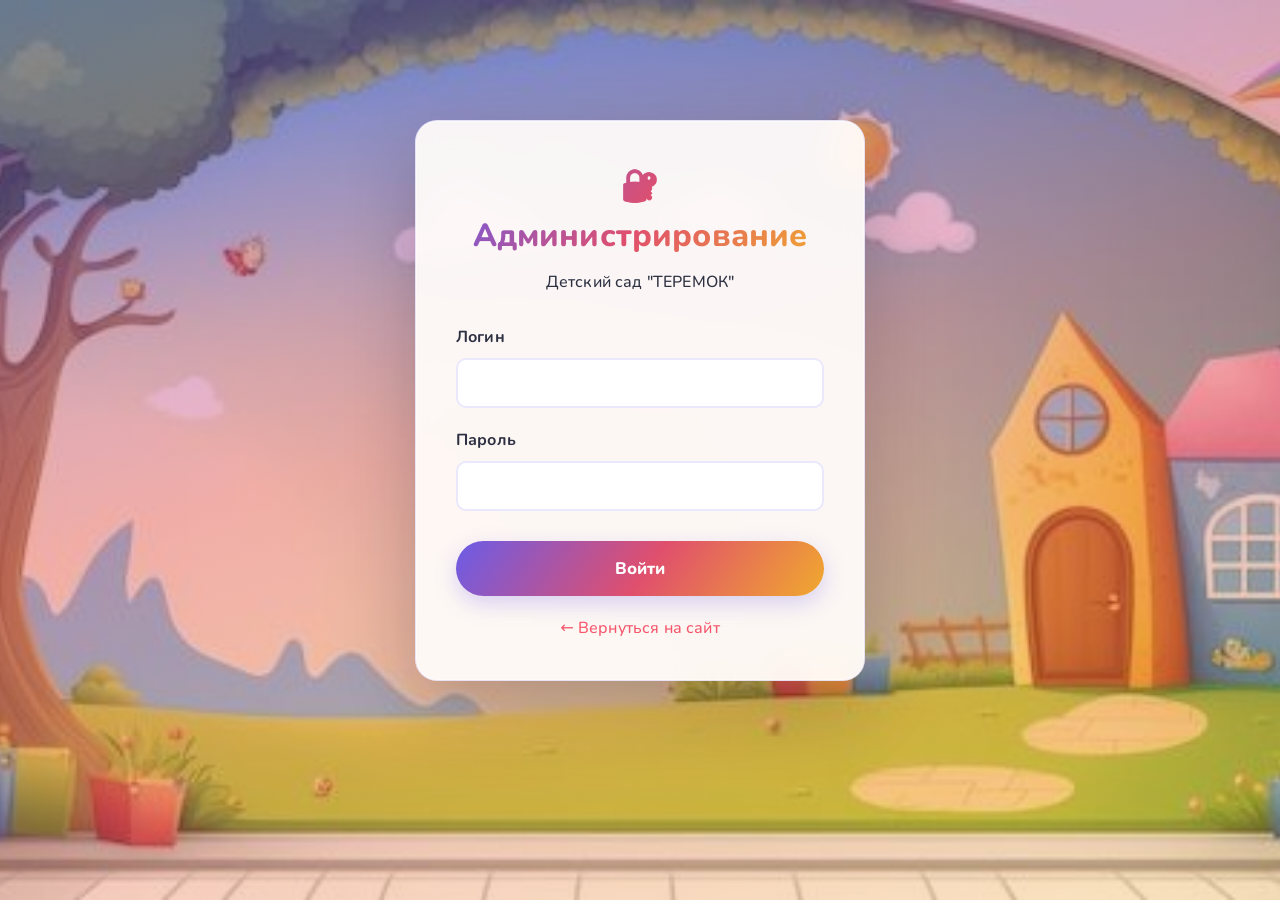
<file: admin-panel.html>
<!DOCTYPE html>
<html lang="ru">
<head>
    <meta charset="UTF-8">
    <meta name="viewport" content="width=device-width, initial-scale=1.0">
    <title>Панель администратора - Детский сад ТЕРЕМОК</title>
    <link rel="icon" type="image/jpeg" href="Fon.jpg">
    <link rel="preconnect" href="https://fonts.googleapis.com">
    <link rel="preconnect" href="https://fonts.gstatic.com" crossorigin>
    <link href="https://fonts.googleapis.com/css2?family=Nunito:wght@400;500;600;700;800&display=swap" rel="stylesheet">
    <link rel="stylesheet" href="styles.css">
    <link rel="stylesheet" href="admin.css">
    <!-- X-Frame-Options устанавливается через JavaScript в security.js -->
    <!-- Content-Security-Policy может быть установлен через meta, но для полной защиты рекомендуется использовать HTTP заголовки -->
</head>
<body>
    <div class="admin-container">
        <header class="admin-header">
            <div class="admin-header-content">
                <h1>⚙️ Панель администратора</h1>
                <div class="admin-header-actions">
                    <span id="admin-username"></span>
                    <a href="index.html" class="btn-secondary">На сайт</a>
                    <button onclick="logout()" class="btn-danger">Выйти</button>
                </div>
            </div>
        </header>
        
        <nav class="admin-nav">
            <button class="admin-nav-btn active" onclick="showAdminSection('applications', this)">📋 Заявки</button>
            <button class="admin-nav-btn" onclick="showAdminSection('kindergarten', this)">🏢 Информация о саде</button>
            <button class="admin-nav-btn" onclick="showAdminSection('groups', this)">👥 Группы</button>
            <button class="admin-nav-btn" onclick="showAdminSection('schedule', this)">📅 Расписание</button>
            <button class="admin-nav-btn" onclick="showAdminSection('events', this)">🎉 Мероприятия</button>
            <button class="admin-nav-btn" onclick="showAdminSection('awards', this)">🏆 Награды</button>
            <button class="admin-nav-btn" onclick="showAdminSection('settings', this)">🔧 Настройки</button>
        </nav>
        
        <main class="admin-main">
            <!-- Секция заявок -->
            <section id="admin-applications" class="admin-section active">
                <h2>Заявки на поступление</h2>
                <div class="admin-controls">
                    <button onclick="exportApplications()" class="btn-primary">📥 Экспорт в CSV</button>
                    <button onclick="clearApplications()" class="btn-danger">🗑️ Очистить все</button>
                </div>
                <div id="applications-list" class="applications-list"></div>
            </section>
            
            <!-- Секция информации о саде -->
            <section id="admin-kindergarten" class="admin-section">
                <h2>Информация о детском саде</h2>
                <form id="kindergarten-form" class="admin-form">
                    <div class="form-group">
                        <label for="kg-name">Название</label>
                        <input type="text" id="kg-name" name="name" required>
                    </div>
                    <div class="form-group">
                        <label for="kg-address">Адрес</label>
                        <input type="text" id="kg-address" name="address" required>
                    </div>
                    <div class="form-group">
                        <label for="kg-phone">Телефон</label>
                        <input type="tel" id="kg-phone" name="phone" required>
                    </div>
                    <div class="form-group">
                        <label for="kg-email">Email</label>
                        <input type="email" id="kg-email" name="email" required>
                    </div>
                    <div class="form-group">
                        <label for="kg-description">Описание</label>
                        <textarea id="kg-description" name="description" rows="4" required></textarea>
                    </div>
                    <button type="submit" class="btn-primary">💾 Сохранить изменения</button>
                </form>
            </section>
            
            <!-- Секция групп -->
            <section id="admin-groups" class="admin-section">
                <h2>Управление группами</h2>
                <div class="admin-controls">
                    <button onclick="addGroup()" class="btn-primary">➕ Добавить группу</button>
                </div>
                <div id="groups-admin-list" class="groups-admin-list"></div>
            </section>
            
            <!-- Секция расписания -->
            <section id="admin-schedule" class="admin-section">
                <h2>Управление расписанием</h2>
                <div class="admin-controls">
                    <label for="schedule-group-select-admin">Группа:</label>
                    <select id="schedule-group-select-admin">
                        <option value="all">Все группы</option>
                    </select>
                    <button onclick="addScheduleItem()" class="btn-primary">➕ Добавить пункт</button>
                </div>
                <div id="schedule-admin-list" class="schedule-admin-list"></div>
            </section>
            
            <!-- Секция мероприятий -->
            <section id="admin-events" class="admin-section">
                <h2>Управление мероприятиями</h2>
                <div class="admin-controls">
                    <button onclick="addEvent()" class="btn-primary">➕ Добавить мероприятие</button>
                </div>
                <div id="events-admin-list" class="events-admin-list"></div>
            </section>
            
            <!-- Секция наград -->
            <section id="admin-awards" class="admin-section">
                <h2>Управление наградами</h2>
                <div class="admin-controls">
                    <button onclick="addAward()" class="btn-primary">➕ Добавить награду</button>
                </div>
                <div id="awards-admin-list" class="awards-admin-list"></div>
            </section>
            
            <!-- Секция настроек -->
            <section id="admin-settings" class="admin-section">
                <h2>Настройки системы</h2>
                <div class="settings-section">
                    <h3>Изменение пароля администратора</h3>
                    <form id="password-form" class="admin-form">
                        <div class="form-group">
                            <label for="old-password">Текущий пароль</label>
                            <input type="password" id="old-password" name="old-password" required>
                        </div>
                        <div class="form-group">
                            <label for="new-password">Новый пароль</label>
                            <input type="password" id="new-password" name="new-password" required>
                        </div>
                        <div class="form-group">
                            <label for="confirm-password">Подтвердите пароль</label>
                            <input type="password" id="confirm-password" name="confirm-password" required>
                        </div>
                        <button type="submit" class="btn-primary">🔐 Изменить пароль</button>
                    </form>
                </div>
                <div class="settings-section">
                    <h3>Экспорт/Импорт данных</h3>
                    <div class="admin-controls">
                        <button onclick="exportAllData()" class="btn-primary">📥 Экспорт всех данных</button>
                        <label for="import-file" class="btn-secondary">📤 Импорт данных
                            <input type="file" id="import-file" accept=".json" style="display: none;" onchange="importData(event)">
                        </label>
                    </div>
                </div>
                <div class="settings-section">
                    <h3>Информация о системе</h3>
                    <div class="system-info">
                        <p><strong>Версия:</strong> 1.0.0</p>
                        <p><strong>Последнее обновление:</strong> <span id="last-update"></span></p>
                        <p><strong>Всего заявок:</strong> <span id="total-applications">0</span></p>
                        <p><strong>Время входа:</strong> <span id="login-time"></span></p>
                        <p><strong>Время последней активности:</strong> <span id="last-activity"></span></p>
                    </div>
                </div>
                <div class="settings-section">
                    <h3>Логи безопасности</h3>
                    <div class="admin-controls">
                        <button onclick="viewSecurityLogs()" class="btn-primary">📋 Просмотр логов входа</button>
                        <button onclick="clearSecurityLogs()" class="btn-danger">🗑️ Очистить логи</button>
                    </div>
                    <div id="security-logs-container" style="margin-top: 20px;"></div>
                </div>
            </section>
        </main>
    </div>
    
    <!-- Модальные окна -->
    <div id="modal-overlay" class="modal-overlay" onclick="closeModal()">
        <div class="modal-content" onclick="event.stopPropagation()">
            <div class="modal-header">
                <h2 id="modal-title">Заголовок</h2>
                <span class="close-modal" onclick="closeModal()">&times;</span>
            </div>
            <div class="modal-body" id="modal-body">
                <!-- Содержимое модального окна -->
            </div>
        </div>
    </div>
    
    <script src="security.js"></script>
    <script src="loadXML.js"></script>
    <script src="admin.js"></script>
</body>
</html>
</file>
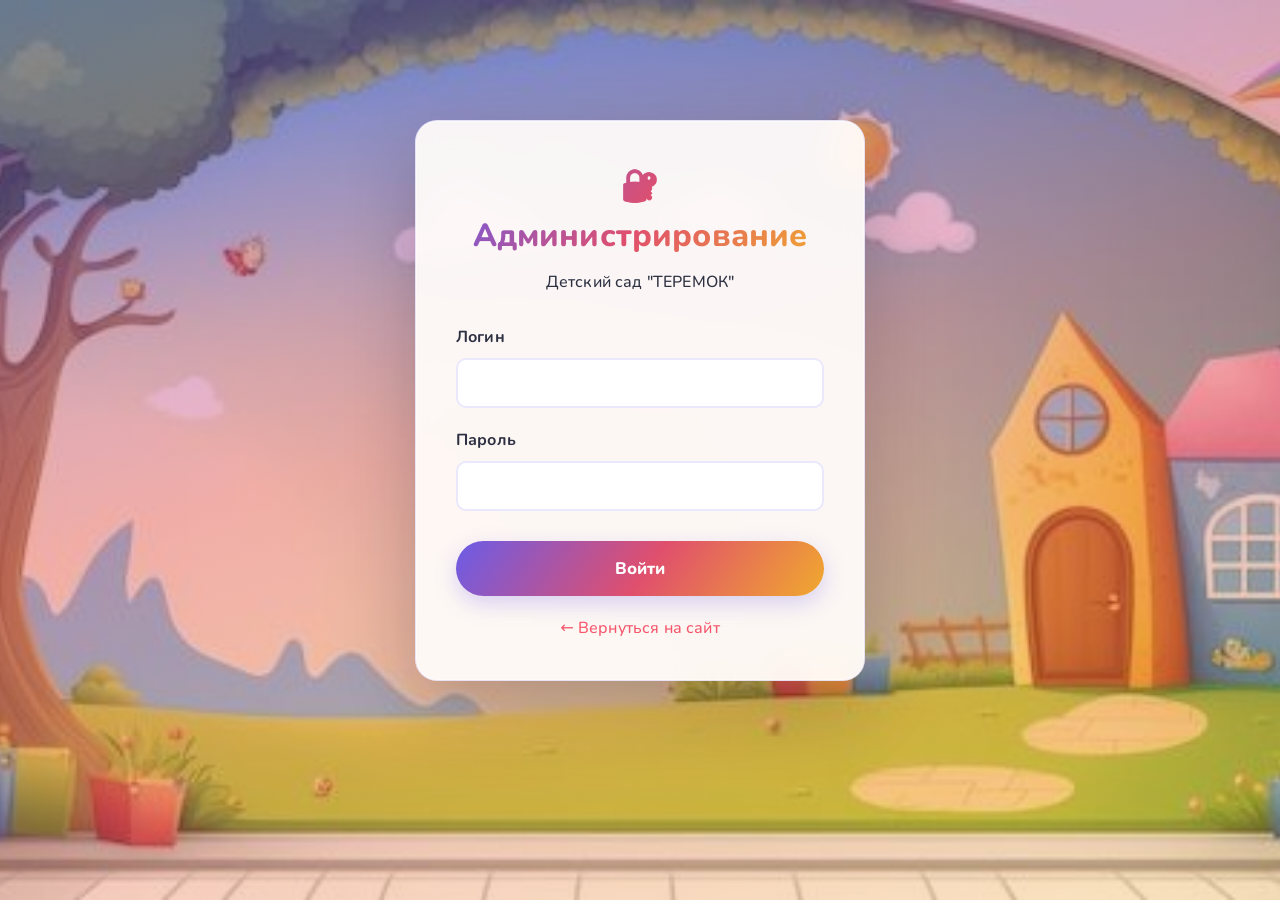
<file: admin.html>
<!DOCTYPE html>
<html lang="ru">
<head>
    <meta charset="UTF-8">
    <meta name="viewport" content="width=device-width, initial-scale=1.0">
    <title>Администрирование - Детский сад ТЕРЕМОК</title>
    <link rel="icon" type="image/jpeg" href="Fon.jpg">
    <link rel="preconnect" href="https://fonts.googleapis.com">
    <link rel="preconnect" href="https://fonts.gstatic.com" crossorigin>
    <link href="https://fonts.googleapis.com/css2?family=Nunito:wght@400;500;600;700;800&display=swap" rel="stylesheet">
    <link rel="stylesheet" href="styles.css">
    <!-- X-Frame-Options устанавливается через JavaScript в security.js -->
    <!-- Content-Security-Policy может быть установлен через meta, но для полной защиты рекомендуется использовать HTTP заголовки -->
    <style>
        body {
            font-family: var(--font-sans);
        }
        .login-container {
            max-width: 450px;
            margin: 100px auto;
            background: var(--surface-page);
            backdrop-filter: blur(12px);
            padding: 40px;
            border-radius: 22px;
            border: 1px solid var(--border-subtle);
            box-shadow: var(--shadow-lg), 0 0 0 1px rgba(255, 255, 255, 0.4) inset;
        }
        
        .login-header {
            text-align: center;
            margin-bottom: 30px;
        }
        
        .login-header h1 {
            background: var(--primary-gradient);
            -webkit-background-clip: text;
            background-clip: text;
            color: transparent;
            -webkit-text-fill-color: transparent;
            font-weight: 800;
            margin-bottom: 10px;
        }
        
        .login-form {
            display: flex;
            flex-direction: column;
            gap: 20px;
        }
        
        .form-group {
            display: flex;
            flex-direction: column;
            gap: 8px;
        }
        
        .form-group label {
            font-weight: 700;
            color: var(--text-color);
        }
        
        .form-group input {
            padding: 12px 15px;
            border: 2px solid var(--border-subtle);
            border-radius: var(--border-radius-sm);
            font-size: 1em;
            font-family: inherit;
            font-weight: 500;
            transition: var(--transition);
        }
        
        .form-group input:focus {
            outline: none;
            border-color: var(--secondary-color);
            box-shadow: 0 0 0 3px rgba(107, 92, 231, 0.15);
        }
        
        .login-button {
            background: var(--primary-gradient);
            color: white;
            border: none;
            padding: 16px 30px;
            border-radius: 999px;
            font-size: 1.05em;
            font-weight: 800;
            font-family: inherit;
            cursor: pointer;
            transition: var(--transition);
            margin-top: 10px;
            box-shadow: var(--shadow-button);
        }
        
        .login-button:hover {
            transform: translateY(-2px);
            box-shadow: 0 12px 28px rgba(107, 92, 231, 0.35);
        }
        
        .error-message {
            background: #ffebee;
            color: #c62828;
            padding: 15px;
            border-radius: 10px;
            border: 2px solid #ef5350;
            display: none;
            margin-bottom: 20px;
        }
        
        .back-link {
            text-align: center;
            margin-top: 20px;
        }
        
        .back-link a {
            color: #f5576c;
            text-decoration: none;
            transition: color 0.3s ease;
        }
        
        .back-link a:hover {
            color: #d43f5a;
            text-decoration: underline;
        }
    </style>
</head>
<body>
    <div class="login-container">
        <div class="login-header">
            <h1>🔐 Администрирование</h1>
            <p>Детский сад "ТЕРЕМОК"</p>
        </div>
        
        <div id="error-message" class="error-message"></div>
        
        <form id="login-form" class="login-form" onsubmit="handleLogin(event)">
            <div class="form-group">
                <label for="username">Логин</label>
                <input type="text" id="username" name="username" required autocomplete="username">
            </div>
            
            <div class="form-group">
                <label for="password">Пароль</label>
                <input type="password" id="password" name="password" required autocomplete="current-password">
            </div>
            
            <button type="submit" class="login-button">Войти</button>
        </form>
        
        <div class="back-link">
            <a href="index.html">← Вернуться на сайт</a>
        </div>
    </div>
    
    <script src="security.js"></script>
    <script>
        // Простая функция хеширования пароля (SHA-256)
        async function hashPassword(password) {
            const encoder = new TextEncoder();
            const data = encoder.encode(password);
            const hashBuffer = await crypto.subtle.digest('SHA-256', data);
            const hashArray = Array.from(new Uint8Array(hashBuffer));
            return hashArray.map(b => b.toString(16).padStart(2, '0')).join('');
        }
        
        // Проверка блокировки из-за неудачных попыток
        function checkLoginBlocked() {
            const blockData = localStorage.getItem('loginBlocked');
            if (!blockData) return false;
            
            const block = JSON.parse(blockData);
            const now = Date.now();
            
            if (now < block.until) {
                const minutesLeft = Math.ceil((block.until - now) / 60000);
                return { blocked: true, minutesLeft };
            } else {
                // Блокировка истекла, очищаем
                localStorage.removeItem('loginBlocked');
                localStorage.removeItem('loginAttempts');
                return false;
            }
        }
        
        // Регистрация неудачной попытки входа
        function recordFailedAttempt() {
            let attempts = parseInt(localStorage.getItem('loginAttempts') || '0');
            attempts++;
            localStorage.setItem('loginAttempts', attempts.toString());
            
            // Блокируем после 5 неудачных попыток на 15 минут
            if (attempts >= 5) {
                const blockUntil = Date.now() + (15 * 60 * 1000); // 15 минут
                localStorage.setItem('loginBlocked', JSON.stringify({
                    until: blockUntil,
                    attempts: attempts
                }));
                return true; // Заблокировано
            }
            return false;
        }
        
        // Очистка попыток при успешном входе
        function clearLoginAttempts() {
            localStorage.removeItem('loginAttempts');
            localStorage.removeItem('loginBlocked');
        }
        
        // Инициализация: устанавливаем дефолтные учетные данные, если их нет
        if (!localStorage.getItem('adminCredentials')) {
            // Хешируем пароль по умолчанию
            hashPassword('admin123').then(hashedPassword => {
                localStorage.setItem('adminCredentials', JSON.stringify({
                    username: 'admin',
                    passwordHash: hashedPassword // Сохраняем хеш вместо пароля
                }));
            });
        }
        
        async function handleLogin(event) {
            event.preventDefault();
            
            const username = document.getElementById('username').value;
            const password = document.getElementById('password').value;
            const errorDiv = document.getElementById('error-message');
            
            // Проверяем блокировку
            const blockCheck = checkLoginBlocked();
            if (blockCheck && blockCheck.blocked) {
                errorDiv.textContent = `Доступ заблокирован из-за множественных неудачных попыток. Попробуйте через ${blockCheck.minutesLeft} минут.`;
                errorDiv.style.display = 'block';
                return;
            }
            
            const credentials = JSON.parse(localStorage.getItem('adminCredentials'));
            
            // Хешируем введенный пароль и сравниваем с сохраненным хешем
            const passwordHash = await hashPassword(password);
            const isPasswordCorrect = credentials.passwordHash ? 
                passwordHash === credentials.passwordHash : 
                password === credentials.password; // Обратная совместимость
            
            if (username === credentials.username && isPasswordCorrect) {
                // Очищаем неудачные попытки
                clearLoginAttempts();
                
                // Сохраняем сессию с временем входа
                sessionStorage.setItem('adminLoggedIn', 'true');
                sessionStorage.setItem('adminUsername', username);
                sessionStorage.setItem('adminLoginTime', Date.now().toString());
                sessionStorage.setItem('adminLastActivity', Date.now().toString());
                
                // Логируем успешный вход
                const loginLog = JSON.parse(localStorage.getItem('adminLoginLog') || '[]');
                loginLog.push({
                    username: username,
                    time: new Date().toISOString(),
                    success: true,
                    ip: 'local' // В реальном приложении получать с сервера
                });
                // Храним только последние 50 записей
                if (loginLog.length > 50) loginLog.shift();
                localStorage.setItem('adminLoginLog', JSON.stringify(loginLog));
                
                // Перенаправляем на панель администратора
                window.location.href = 'admin-panel.html';
            } else {
                // Регистрируем неудачную попытку
                const isBlocked = recordFailedAttempt();
                
                // Логируем неудачную попытку
                const loginLog = JSON.parse(localStorage.getItem('adminLoginLog') || '[]');
                loginLog.push({
                    username: username,
                    time: new Date().toISOString(),
                    success: false,
                    ip: 'local'
                });
                if (loginLog.length > 50) loginLog.shift();
                localStorage.setItem('adminLoginLog', JSON.stringify(loginLog));
                
                if (isBlocked) {
                    errorDiv.textContent = 'Слишком много неудачных попыток. Доступ заблокирован на 15 минут.';
                } else {
                    const attempts = parseInt(localStorage.getItem('loginAttempts') || '0');
                    const remaining = 5 - attempts;
                    errorDiv.textContent = `Неверный логин или пароль. Осталось попыток: ${remaining}`;
                }
                errorDiv.style.display = 'block';
                
                // Скрываем ошибку через 5 секунд
                setTimeout(() => {
                    errorDiv.style.display = 'none';
                }, 5000);
            }
        }
    </script>
</body>
</html>
</file>
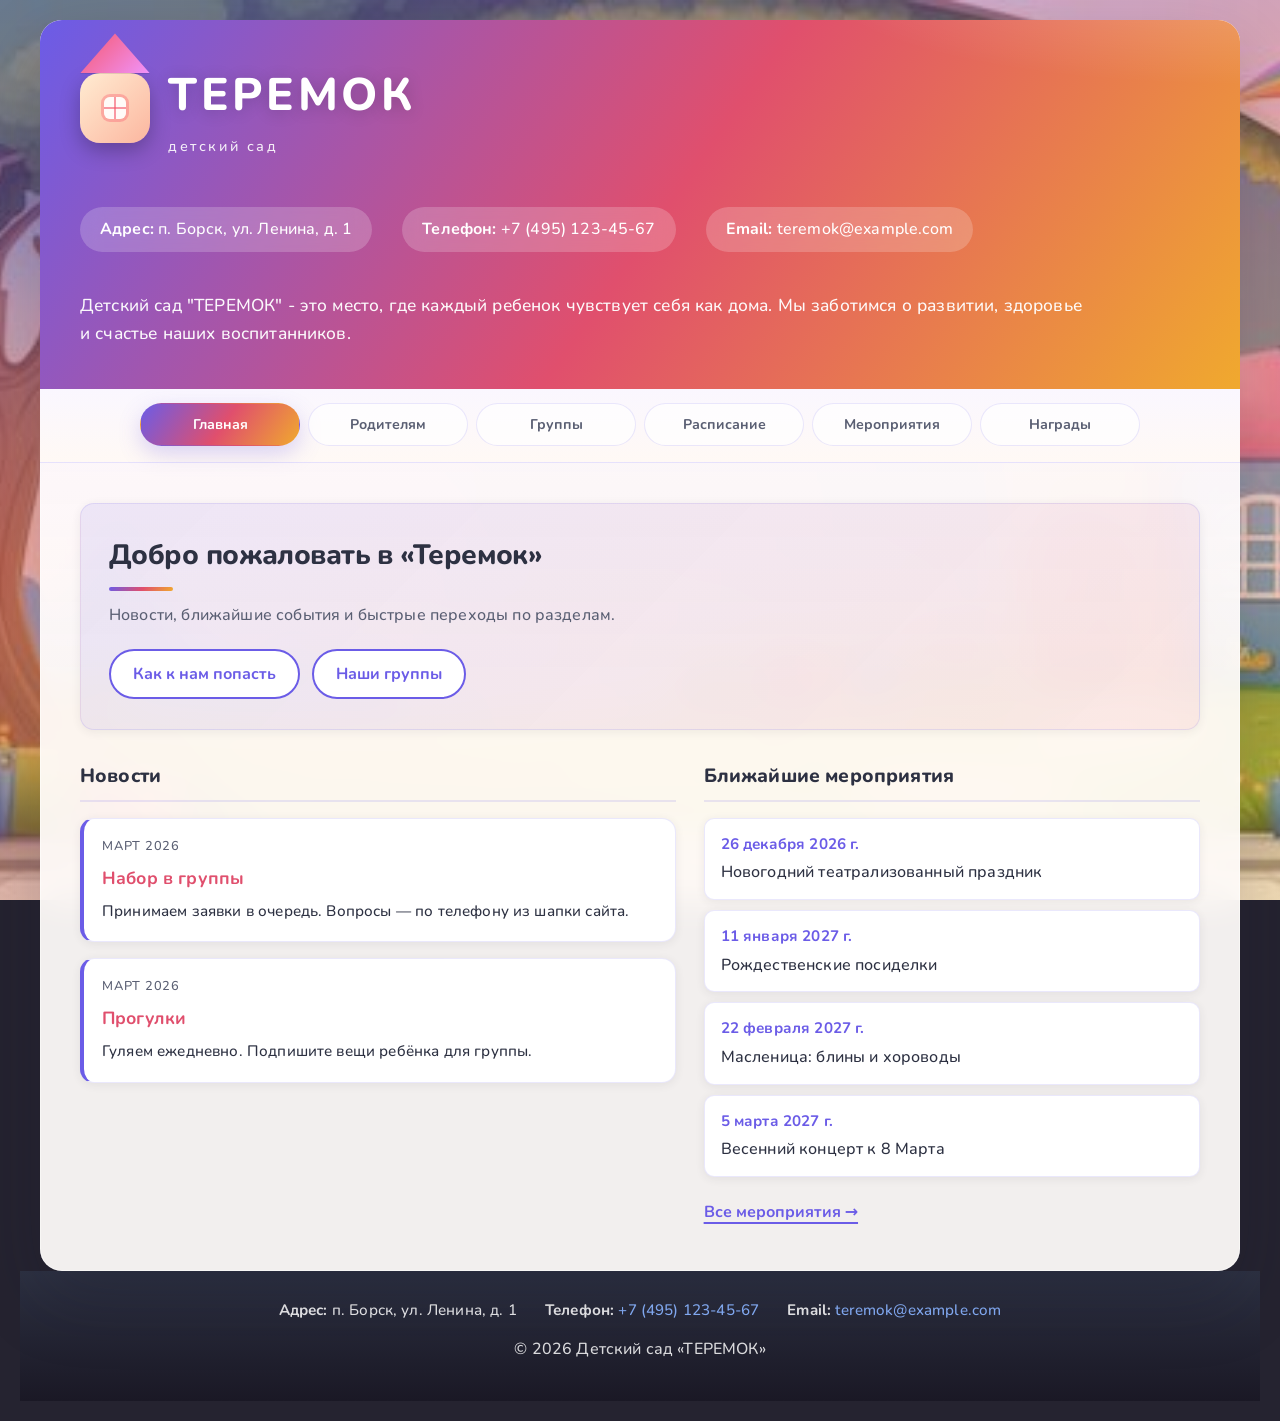
<file: index-standalone.html>
<!DOCTYPE html>
<html lang="ru">
<head>
    <meta charset="UTF-8">
    <meta name="viewport" content="width=device-width, initial-scale=1.0">
    <title>Детский сад ТЕРЕМОК</title>
    <link rel="icon" type="image/jpeg" href="Fon.jpg">
    <link rel="preconnect" href="https://fonts.googleapis.com">
    <link rel="preconnect" href="https://fonts.gstatic.com" crossorigin>
    <link href="https://fonts.googleapis.com/css2?family=Nunito:wght@400;500;600;700;800&display=swap" rel="stylesheet">
    <link rel="stylesheet" href="styles.css">
    <script>
        // Встроенные XML данные для работы без сервера
        const xmlDataString = `<?xml version="1.0" encoding="UTF-8"?>
<детский_сад>
    <название>ТЕРЕМОК</название>
    <адрес>п. Борск, ул. Ленина, д. 1</адрес>
    <телефон>+7 (495) 123-45-67</телефон>
    <email>teremok@example.com</email>
    <описание>Детский сад "ТЕРЕМОК" - это место, где каждый ребенок чувствует себя как дома. Мы заботимся о развитии, здоровье и счастье наших воспитанников.</описание>
    
    <группы>
        <группа id="1">
            <название>Младшая группа "Солнышко"</название>
            <возраст>2-3 года</возраст>
            <воспитатель>Иванова Мария Петровна</воспитатель>
            <количество_детей>15</количество_детей>
            <дети>
                <ребенок>
                    <имя>Анна</имя>
                    <фамилия>Петрова</фамилия>
                    <возраст>2.5</возраст>
                    <родитель>Петров Иван Сергеевич</родитель>
                    <телефон>+7 (495) 111-11-11</телефон>
                </ребенок>
                <ребенок>
                    <имя>Максим</имя>
                    <фамилия>Сидоров</фамилия>
                    <возраст>3</возраст>
                    <родитель>Сидорова Елена Викторовна</родитель>
                    <телефон>+7 (495) 222-22-22</телефон>
                </ребенок>
                <ребенок>
                    <имя>София</имя>
                    <фамилия>Козлова</фамилия>
                    <возраст>2.8</возраст>
                    <родитель>Козлов Дмитрий Александрович</родитель>
                    <телефон>+7 (495) 333-33-33</телефон>
                </ребенок>
            </дети>
        </группа>
        
        <группа id="2">
            <название>Средняя группа "Радуга"</название>
            <возраст>3-4 года</возраст>
            <воспитатель>Смирнова Ольга Николаевна</воспитатель>
            <количество_детей>18</количество_детей>
            <дети>
                <ребенок>
                    <имя>Дмитрий</имя>
                    <фамилия>Волков</фамилия>
                    <возраст>3.5</возраст>
                    <родитель>Волкова Анна Сергеевна</родитель>
                    <телефон>+7 (495) 444-44-44</телефон>
                </ребенок>
                <ребенок>
                    <имя>Елизавета</имя>
                    <фамилия>Новикова</фамилия>
                    <возраст>4</возраст>
                    <родитель>Новиков Сергей Петрович</родитель>
                    <телефон>+7 (495) 555-55-55</телефон>
                </ребенок>
                <ребенок>
                    <имя>Артем</имя>
                    <фамилия>Морозов</фамилия>
                    <возраст>3.7</возраст>
                    <родитель>Морозова Татьяна Ивановна</родитель>
                    <телефон>+7 (495) 666-66-66</телефон>
                </ребенок>
            </дети>
        </группа>
        
        <группа id="3">
            <название>Старшая группа "Звездочки"</название>
            <возраст>4-5 лет</возраст>
            <воспитатель>Петрова Елена Владимировна</воспитатель>
            <количество_детей>20</количество_детей>
            <дети>
                <ребенок>
                    <имя>Александр</имя>
                    <фамилия>Лебедев</фамилия>
                    <возраст>4.5</возраст>
                    <родитель>Лебедев Андрей Викторович</родитель>
                    <телефон>+7 (495) 777-77-77</телефон>
                </ребенок>
                <ребенок>
                    <имя>Виктория</имя>
                    <фамилия>Соколова</фамилия>
                    <возраст>5</возраст>
                    <родитель>Соколова Наталья Дмитриевна</родитель>
                    <телефон>+7 (495) 888-88-88</телефон>
                </ребенок>
                <ребенок>
                    <имя>Михаил</имя>
                    <фамилия>Павлов</фамилия>
                    <возраст>4.8</возраст>
                    <родитель>Павлов Игорь Сергеевич</родитель>
                    <телефон>+7 (495) 999-99-99</телефон>
                </ребенок>
            </дети>
        </группа>
        
        <группа id="4">
            <название>Подготовительная группа "Умники"</название>
            <возраст>5-6 лет</возраст>
            <воспитатель>Кузнецова Татьяна Анатольевна</воспитатель>
            <количество_детей>22</количество_детей>
            <дети>
                <ребенок>
                    <имя>Полина</имя>
                    <фамилия>Орлова</фамилия>
                    <возраст>5.5</возраст>
                    <родитель>Орлов Владимир Николаевич</родитель>
                    <телефон>+7 (495) 101-10-10</телефон>
                </ребенок>
                <ребенок>
                    <имя>Иван</имя>
                    <фамилия>Макаров</фамилия>
                    <возраст>6</возраст>
                    <родитель>Макарова Светлана Игоревна</родитель>
                    <телефон>+7 (495) 202-20-20</телефон>
                </ребенок>
                <ребенок>
                    <имя>Алиса</имя>
                    <фамилия>Захарова</фамилия>
                    <возраст>5.8</возраст>
                    <родитель>Захаров Роман Александрович</родитель>
                    <телефон>+7 (495) 303-30-30</телефон>
                </ребенок>
            </дети>
        </группа>
    </группы>
    
    <расписание>
        <!-- Младшая группа "Солнышко" -->
        <день день_недели="Понедельник" группа="1">
            <время>08:00-09:00</время>
            <активность>Прием детей, утренняя гимнастика</активность>
        </день>
        <день день_недели="Понедельник" группа="1">
            <время>09:00-09:30</время>
            <активность>Завтрак</активность>
        </день>
        <день день_недели="Понедельник" группа="1">
            <время>09:30-10:00</время>
            <активность>Развивающие игры</активность>
        </день>
        <день день_недели="Понедельник" группа="1">
            <время>10:00-11:00</время>
            <активность>Прогулка (младшая группа "Солнышко")</активность>
        </день>
        <день день_недели="Понедельник" группа="1">
            <время>12:00-13:00</время>
            <активность>Обед и подготовка ко сну</активность>
        </день>
        <день день_недели="Понедельник" группа="1">
            <время>13:00-15:00</время>
            <активность>Тихий час</активность>
        </день>
        <день день_недели="Понедельник" группа="1">
            <время>15:30-16:00</время>
            <активность>Полдник</активность>
        </день>
        <день день_недели="Понедельник" группа="1">
            <время>16:00-17:00</время>
            <активность>Спокойные игры в группе</активность>
        </день>
        <день день_недели="Понедельник" группа="1">
            <время>17:00-18:00</время>
            <активность>Подготовка к уходу домой</активность>
        </день>

        <!-- Средняя группа "Радуга" -->
        <день день_недели="Понедельник" группа="2">
            <время>08:00-09:00</время>
            <активность>Прием детей, утренняя гимнастика</активность>
        </день>
        <день день_недели="Понедельник" группа="2">
            <время>09:00-09:30</время>
            <активность>Завтрак</активность>
        </день>
        <день день_недели="Понедельник" группа="2">
            <время>09:30-10:30</время>
            <активность>Занятия (развитие речи, математика)</активность>
        </день>
        <день день_недели="Понедельник" группа="2">
            <время>10:30-11:30</время>
            <активность>Прогулка (средняя группа "Радуга")</активность>
        </день>
        <день день_недели="Понедельник" группа="2">
            <время>12:00-13:00</время>
            <активность>Обед</активность>
        </день>
        <день день_недели="Понедельник" группа="2">
            <время>13:00-15:00</время>
            <активность>Тихий час</активность>
        </день>
        <день день_недели="Понедельник" группа="2">
            <время>15:30-16:00</время>
            <активность>Полдник</активность>
        </день>
        <день день_недели="Понедельник" группа="2">
            <время>16:00-17:00</время>
            <активность>Кружки и творческие занятия</активность>
        </день>
        <день день_недели="Понедельник" группа="2">
            <время>17:00-18:00</время>
            <активность>Игры, уход домой</активность>
        </день>

        <!-- Старшая группа "Звездочки" -->
        <день день_недели="Понедельник" группа="3">
            <время>08:00-09:00</время>
            <активность>Прием детей, утренняя гимнастика</активность>
        </день>
        <день день_недели="Понедельник" группа="3">
            <время>09:00-09:30</время>
            <активность>Завтрак</активность>
        </день>
        <день день_недели="Понедельник" группа="3">
            <время>09:30-10:30</время>
            <активность>Подготовительные занятия к школе</активность>
        </день>
        <день день_недели="Понедельник" группа="3">
            <время>11:00-12:00</время>
            <активность>Прогулка (старшая группа "Звездочки")</активность>
        </день>
        <день день_недели="Понедельник" группа="3">
            <время>12:00-13:00</время>
            <активность>Обед</активность>
        </день>
        <день день_недели="Понедельник" группа="3">
            <время>13:00-15:00</время>
            <активность>Тихий час / чтение сказок</активность>
        </день>
        <день день_недели="Понедельник" группа="3">
            <время>15:30-16:00</время>
            <активность>Полдник</активность>
        </день>
        <день день_недели="Понедельник" группа="3">
            <время>16:00-17:00</время>
            <активность>Кружки и подготовка домашних заданий</активность>
        </день>
        <день день_недели="Понедельник" группа="3">
            <время>17:00-18:00</время>
            <активность>Игры, уход домой</активность>
        </день>

        <!-- Подготовительная группа "Умники" -->
        <день день_недели="Понедельник" группа="4">
            <время>08:00-09:00</время>
            <активность>Прием детей, зарядка</активность>
        </день>
        <день день_недели="Понедельник" группа="4">
            <время>09:00-09:30</время>
            <активность>Завтрак</активность>
        </день>
        <день день_недели="Понедельник" группа="4">
            <время>09:30-10:30</время>
            <активность>Интеллектуальные занятия, подготовка к школе</активность>
        </день>
        <день день_недели="Понедельник" группа="4">
            <время>11:30-12:30</время>
            <активность>Прогулка (подготовительная группа "Умники")</активность>
        </день>
        <день день_недели="Понедельник" группа="4">
            <время>12:30-13:30</время>
            <активность>Обед</активность>
        </день>
        <день день_недели="Понедельник" группа="4">
            <время>13:30-15:00</время>
            <активность>Отдых, чтение, спокойные игры</активность>
        </день>
        <день день_недели="Понедельник" группа="4">
            <время>15:30-16:00</время>
            <активность>Полдник</активность>
        </день>
        <день день_недели="Понедельник" группа="4">
            <время>16:00-17:00</время>
            <активность>Кружки, подготовка к школе</активность>
        </день>
        <день день_недели="Понедельник" группа="4">
            <время>17:00-18:00</время>
            <активность>Прогулка, уход домой</активность>
        </день>
    </расписание>
    
    <мероприятия>
        <мероприятие>
            <название>День открытых дверей</название>
            <дата>2026-04-12</дата>
            <описание>Знакомство с группами и педагогами, экскурсия по саду</описание>
        </мероприятие>
        <мероприятие>
            <название>Весенний творческий фестиваль</название>
            <дата>2026-05-15</дата>
            <описание>Выступления детей и выставка работ</описание>
        </мероприятие>
        <мероприятие>
            <название>Спортивный праздник</название>
            <дата>2026-06-01</дата>
            <описание>Семейные эстафеты и игры на улице</описание>
        </мероприятие>
        <мероприятие>
            <название>День защиты детей</название>
            <дата>2026-06-09</дата>
            <описание>Игровая программа, мастер-классы и подарки для воспитанников</описание>
        </мероприятие>
        <мероприятие>
            <название>Выпускной утренник</название>
            <дата>2026-06-24</дата>
            <описание>Праздник для старших групп с вручением памятных подарков</описание>
        </мероприятие>
        <мероприятие>
            <название>Летняя творческая смена</название>
            <дата>2026-07-01</дата>
            <описание>Неделя тематических занятий: природа, театр и эксперименты</описание>
        </мероприятие>
        <мероприятие>
            <название>День семьи</название>
            <дата>2026-07-08</дата>
            <описание>Совместные игры родителей и детей на площадке сада</описание>
        </мероприятие>
        <мероприятие>
            <название>Экологический квест «Лесная тропа»</название>
            <дата>2026-09-18</дата>
            <описание>Прогулка с заданиями: узнаём растения и бережём природу</описание>
        </мероприятие>
        <мероприятие>
            <название>Осенняя выставка поделок</название>
            <дата>2026-10-28</дата>
            <описание>Работы детей и родителей — поделки из природных материалов</описание>
        </мероприятие>
        <мероприятие>
            <название>Новогодний театрализованный праздник</название>
            <дата>2026-12-26</дата>
            <описание>Сказка, хороводы и встреча с волшебными героями по группам</описание>
        </мероприятие>
        <мероприятие>
            <название>Летняя творческая лаборатория «Краски и бумага»</название>
            <дата>2026-07-18</дата>
            <описание>Мастер-классы по аппликации и рисунку на открытом воздухе</описание>
        </мероприятие>
        <мероприятие>
            <название>Фестиваль песен у костра</название>
            <дата>2026-08-05</дата>
            <описание>Вечер скороспелок, народные хороводы и угощение на площадке</описание>
        </мероприятие>
        <мероприятие>
            <название>День знаний в детском саду</название>
            <дата>2026-09-01</дата>
            <описание>Знакомимся с новыми друзьями, обсуждаем планы на учебный год</описание>
        </мероприятие>
        <мероприятие>
            <название>День дошкольного работника</название>
            <дата>2026-09-27</дата>
            <описание>Тёплые поздравления для педагогов и концерт от детей</описание>
        </мероприятие>
        <мероприятие>
            <название>Неделя безопасности: финальный квест</название>
            <дата>2026-11-12</дата>
            <описание>Игровые станции: дорога, огонь, «Осторожно — незнакомец!»</описание>
        </мероприятие>
        <мероприятие>
            <название>Театральная неделя: сказки на сцене</название>
            <дата>2026-11-19</дата>
            <описание>Каждая группа показывает короткую сценку по любимым книгам</описание>
        </мероприятие>
        <мероприятие>
            <название>Рождественские посиделки</название>
            <дата>2027-01-11</дата>
            <описание>Чаепитие, колядки и мастерская открыток для семьи</описание>
        </мероприятие>
        <мероприятие>
            <название>Масленица: блины и хороводы</название>
            <дата>2027-02-22</дата>
            <описание>Народные игры, чучело Масленицы и угощение от поваров</описание>
        </мероприятие>
        <мероприятие>
            <название>Весенний концерт к 8 Марта</название>
            <дата>2027-03-05</дата>
            <описание>Песни, стихи и подарки для мам, бабушек и педагогов</описание>
        </мероприятие>
        <мероприятие>
            <название>День книги: читальный марафон</название>
            <дата>2027-03-23</дата>
            <описание>Совместное чтение, обмен любимыми сказками и мини-библиотека в группах</описание>
        </мероприятие>
        <мероприятие>
            <название>Пасхальная мастерская</название>
            <дата>2027-04-12</дата>
            <описание>Украшение яиц и обсуждение весенних семейных традиций</описание>
        </мероприятие>
        <мероприятие>
            <название>Весенняя спартакиада «Быстрые ножки»</название>
            <дата>2027-04-25</дата>
            <описание>Эстафеты, прыжки и командные игры на свежем воздухе</описание>
        </мероприятие>
        <мероприятие>
            <название>Благотворительная ярмарка поделок</название>
            <дата>2027-05-20</дата>
            <описание>Работы детей и родителей — сбор средств на благоустройство участка</описание>
        </мероприятие>
        <мероприятие>
            <название>Выпускной бал 2027</название>
            <дата>2027-06-18</дата>
            <описание>Торжественная линейка, вальс и прощание со старшей группой</описание>
        </мероприятие>
    </мероприятия>
</детский_сад>`;

        // Функция для загрузки данных из встроенной строки
        function loadEmbeddedXML() {
            const parser = new DOMParser();
            const xmlDoc = parser.parseFromString(xmlDataString, 'text/xml');
            
            // Проверка на ошибку парсинга
            if (xmlDoc.documentElement.nodeName === 'parsererror') {
                console.error('Ошибка парсинга XML');
                return;
            }
            
            displayData(xmlDoc);
        }
    </script>
</head>
<body>
    <div class="container">
        <header>
            <div class="header-top">
                <div class="logo">
                    <div class="logo-icon">
                        <span class="logo-window"></span>
                    </div>
                    <div class="logo-text">
                        <h1 id="kindergarten-name" class="logo-title">ТЕРЕМОК</h1>
                        <span class="logo-subtitle">детский сад</span>
                    </div>
                </div>
                <div class="contact-info">
                    <p><strong>Адрес:</strong> <span id="address">Загрузка...</span></p>
                    <p><strong>Телефон:</strong> <span id="phone">Загрузка...</span></p>
                    <p><strong>Email:</strong> <span id="email">Загрузка...</span></p>
                </div>
            </div>
            <p class="description" id="description">Загрузка...</p>
        </header>
        
        <nav class="tabs">
            <button type="button" class="tab-button active" data-section="home" onclick="showSection('home')">Главная</button>
            <button type="button" class="tab-button" data-section="parents" onclick="showSection('parents')">Родителям</button>
            <button type="button" class="tab-button" data-section="groups" onclick="showSection('groups')">Группы</button>
            <button type="button" class="tab-button" data-section="schedule" onclick="showSection('schedule')">Расписание</button>
            <button type="button" class="tab-button" data-section="events" onclick="showSection('events')">Мероприятия</button>
            <button type="button" class="tab-button" data-section="awards" onclick="showSection('awards')">Награды</button>
        </nav>
        
        <section id="home" class="content-section active">
            <div class="home-hero">
                <h2 class="home-hero-title">Добро пожаловать в «Теремок»</h2>
                <p class="home-hero-text">Новости, ближайшие события и быстрые переходы по разделам.</p>
                <div class="home-actions">
                    <button type="button" class="btn-home-secondary" onclick="showSection('parents')">Как к нам попасть</button>
                    <button type="button" class="btn-home-secondary" onclick="showSection('groups')">Наши группы</button>
                </div>
            </div>
            <div class="home-two-col">
                <div class="home-block">
                    <h3 class="home-block-title">Новости</h3>
                    <div class="news-grid">
                        <article class="news-card">
                            <span class="news-card-date">Март 2026</span>
                            <h4 class="news-card-heading">Набор в группы</h4>
                            <p>Принимаем заявки в очередь. Вопросы — по телефону из шапки сайта.</p>
                        </article>
                        <article class="news-card">
                            <span class="news-card-date">Март 2026</span>
                            <h4 class="news-card-heading">Прогулки</h4>
                            <p>Гуляем ежедневно. Подпишите вещи ребёнка для группы.</p>
                        </article>
                    </div>
                </div>
                <div class="home-block">
                    <h3 class="home-block-title">Ближайшие мероприятия</h3>
                    <div id="home-upcoming-events" class="home-upcoming-list"><p class="home-muted">Загрузка…</p></div>
                    <button type="button" class="btn-home-link" onclick="showSection('events')">Все мероприятия →</button>
                </div>
            </div>
        </section>
        
        <section id="parents" class="content-section">
            <h2>Родителям</h2>
            <p class="parents-intro">Приём, режим и ответы на частые вопросы.</p>
            <div class="parents-grid">
                <section class="parents-card">
                    <h3>Как к нам попасть</h3>
                    <ol class="parents-steps">
                        <li>Свяжитесь с садом по телефону или лично — подскажем по очереди и местам.</li>
                        <li>Документы: свидетельство о рождении, паспорт представителя, медкарта, СНИЛС.</li>
                        <li>Договор и собеседование после приглашения.</li>
                    </ol>
                </section>
                <section class="parents-card">
                    <h3>Режим и питание</h3>
                    <ul class="parents-list">
                        <li><strong>Часы:</strong> уточняйте по телефону (зависят от группы).</li>
                        <li><strong>Питание:</strong> 4 раза в день; сообщайте об аллергиях.</li>
                    </ul>
                </section>
                <section class="parents-card parents-card-wide">
                    <h3>Как нас найти</h3>
                    <p>Адрес — в шапке страницы.</p>
                    <a id="parents-map-link" class="btn-map" href="#" target="_blank" rel="noopener noreferrer">Открыть на карте</a>
                </section>
            </div>
            <h3 class="faq-heading">Частые вопросы</h3>
            <div class="faq-list">
                <details class="faq-item"><summary>Сколько длится адаптация?</summary><p>Обычно 2–3 недели по договорённости с педагогом.</p></details>
                <details class="faq-item"><summary>Что взять в первый день?</summary><p>Сменная обувь, удобная одежда, вещи подписать.</p></details>
            </div>
        </section>
        
        <section id="groups" class="content-section">
            <h2>Группы детского сада</h2>
            <div class="search-controls">
                <div class="search-group">
                    <label for="group-search">🔍 Поиск группы по названию:</label>
                    <input type="text" id="group-search" placeholder="Введите название группы..." oninput="searchGroups(this.value)" autocomplete="off">
                    <button onclick="clearGroupSearch()" class="clear-search-btn" id="clear-group-search" style="display: none;">✕</button>
                </div>
                <div class="search-group">
                    <label for="child-search">👶 Поиск ребенка по ФИО:</label>
                    <input type="text" id="child-search" placeholder="Введите имя или фамилию ребенка..." oninput="searchChildren(this.value)" autocomplete="off">
                    <button onclick="clearChildSearch()" class="clear-search-btn" id="clear-child-search" style="display: none;">✕</button>
                </div>
            </div>
            <div id="search-results-info" class="search-results-info" style="display: none;"></div>
            <div id="groups-content">Загрузка данных...</div>
        </section>
        
        <section id="schedule" class="content-section">
            <h2>Расписание дня</h2>
            <div class="schedule-controls">
                <label for="schedule-group-select">Группа:</label>
                <select id="schedule-group-select">
                    <option value="all">Все группы</option>
                </select>
            </div>
            <div class="schedule-table">
                <table>
                    <thead>
                        <tr>
                            <th>Время</th>
                            <th>Активность</th>
                        </tr>
                    </thead>
                    <tbody id="schedule-content">
                        <tr><td colspan="2">Загрузка данных...</td></tr>
                    </tbody>
                </table>
            </div>
        </section>
        
        <section id="events" class="content-section">
            <h2>Предстоящие мероприятия</h2>
            <div class="events-list" id="events-content">
                <p>Загрузка данных...</p>
            </div>
        </section>
        
        <section id="awards" class="content-section">
            <h2>Награды и достижения детского сада</h2>
            <div class="awards-grid">
                <div class="award-card">
                    <div class="award-medal gold">1</div>
                    <h3>Лауреат конкурса "Лучший детский сад района"</h3>
                    <p class="award-year">2024 год</p>
                    <p class="award-desc">Высокое качество образовательных программ, забота о безопасности и развитии детей.</p>
                </div>
                <div class="award-card">
                    <div class="award-medal silver">2</div>
                    <h3>Победитель районного конкурса "Территория детства"</h3>
                    <p class="award-year">2023 год</p>
                    <p class="award-desc">Творческий подход к организации праздников и мероприятий для воспитанников.</p>
                </div>
                <div class="award-card">
                    <div class="award-medal bronze">3</div>
                    <h3>Диплом "Здоровый детский сад"</h3>
                    <p class="award-year">2022 год</p>
                    <p class="award-desc">Системная работа по укреплению здоровья детей и развитию спортивных навыков.</p>
                </div>
                <div class="award-card">
                    <div class="award-medal gold">4</div>
                    <h3>Сертификат "Современная развивающая среда"</h3>
                    <p class="award-year">2021 год</p>
                    <p class="award-desc">Оснащение групп современными учебными материалами и игровыми зонами.</p>
                </div>
                <div class="award-card">
                    <div class="award-medal silver">5</div>
                    <h3>Почётная грамота "Партнёр семьи"</h3>
                    <p class="award-year">2020 год</p>
                    <p class="award-desc">Активное взаимодействие с родителями и участие семей в жизни детского сада.</p>
                </div>
            </div>
        </section>
    </div>
    
    <footer class="site-footer">
        <div class="footer-contact-grid">
            <p><strong>Адрес:</strong> <span id="footer-address">—</span></p>
            <p><strong>Телефон:</strong> <a id="footer-phone-link" href="#"><span id="footer-phone">—</span></a></p>
            <p><strong>Email:</strong> <a id="footer-email-link" href="#"><span id="footer-email">—</span></a></p>
        </div>
        <p class="footer-copy">&copy; 2026 Детский сад «ТЕРЕМОК»</p>
    </footer>
    
    <script src="loadXML.js"></script>
    <script src="script.js"></script>
    <script>
        // Используем встроенные данные вместо загрузки из файла
        document.addEventListener('DOMContentLoaded', function() {
            loadEmbeddedXML();
        });
    </script>
</body>
</html>
</file>
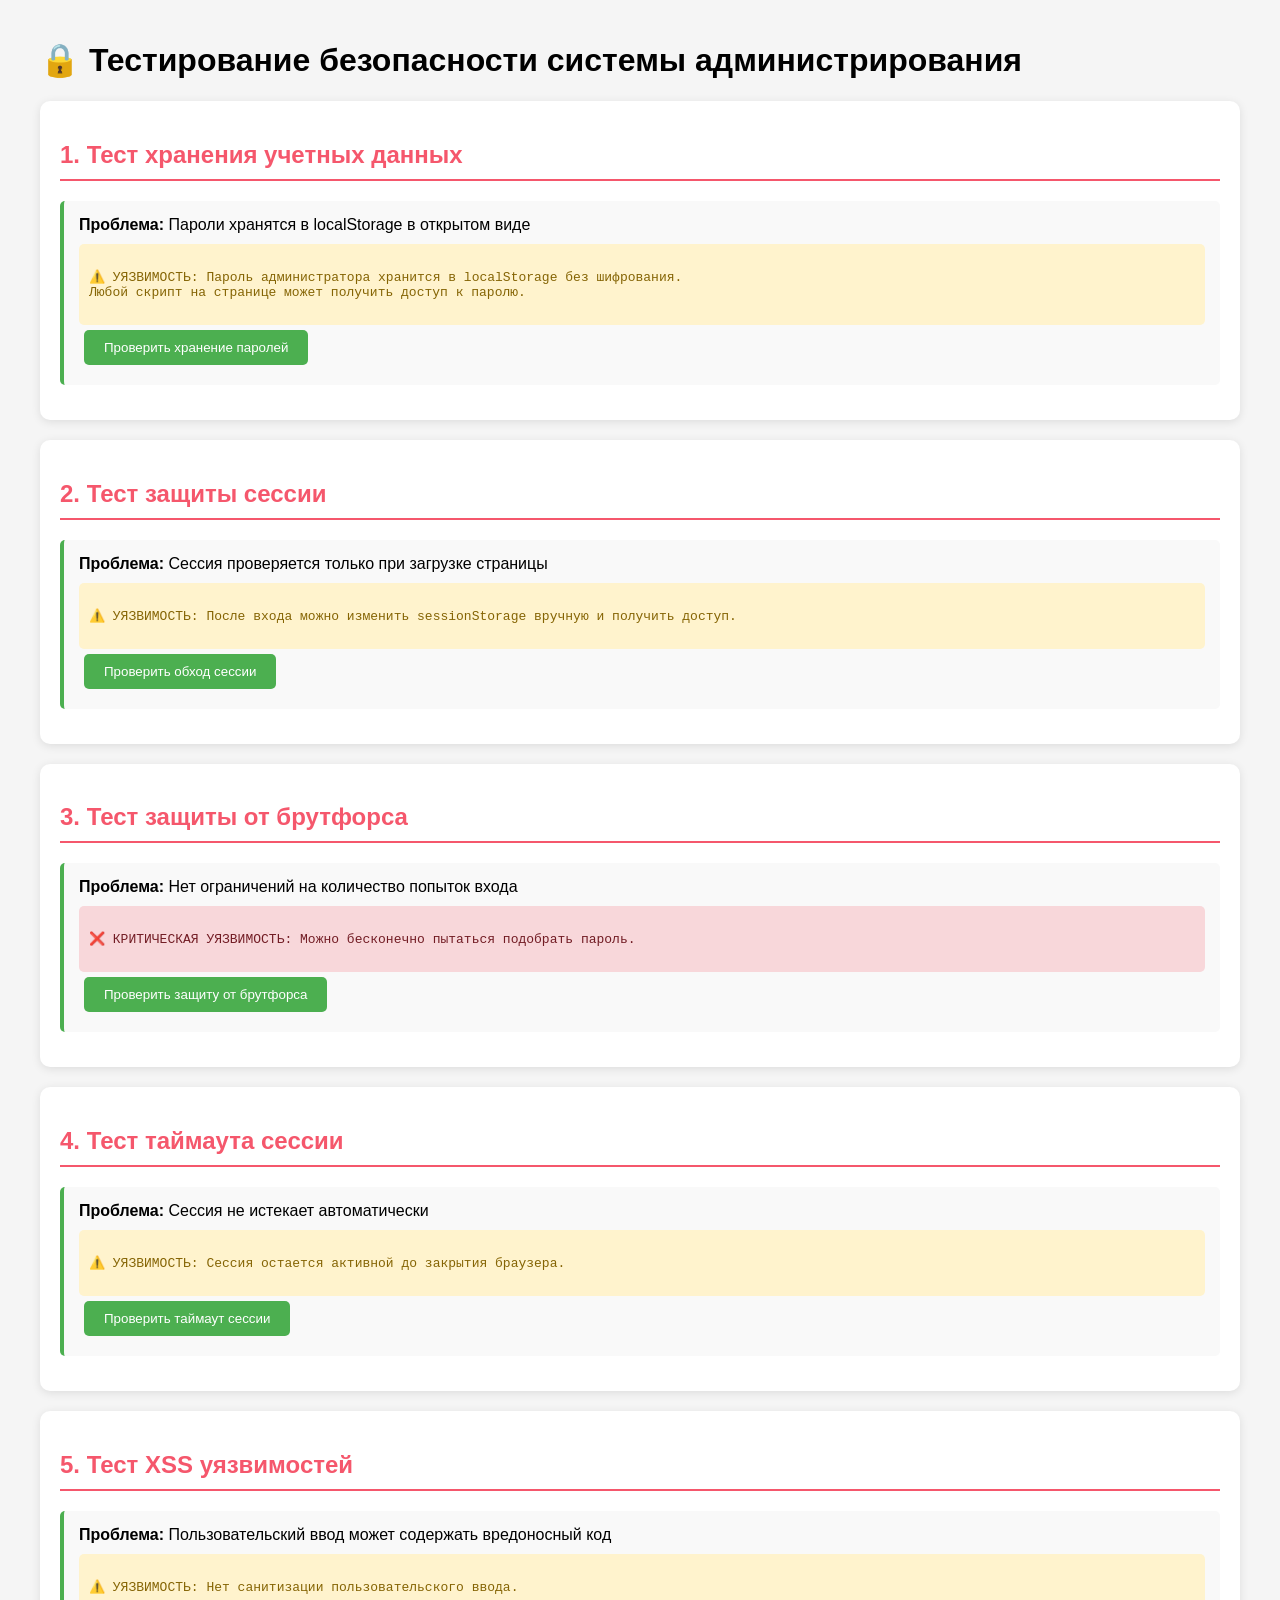
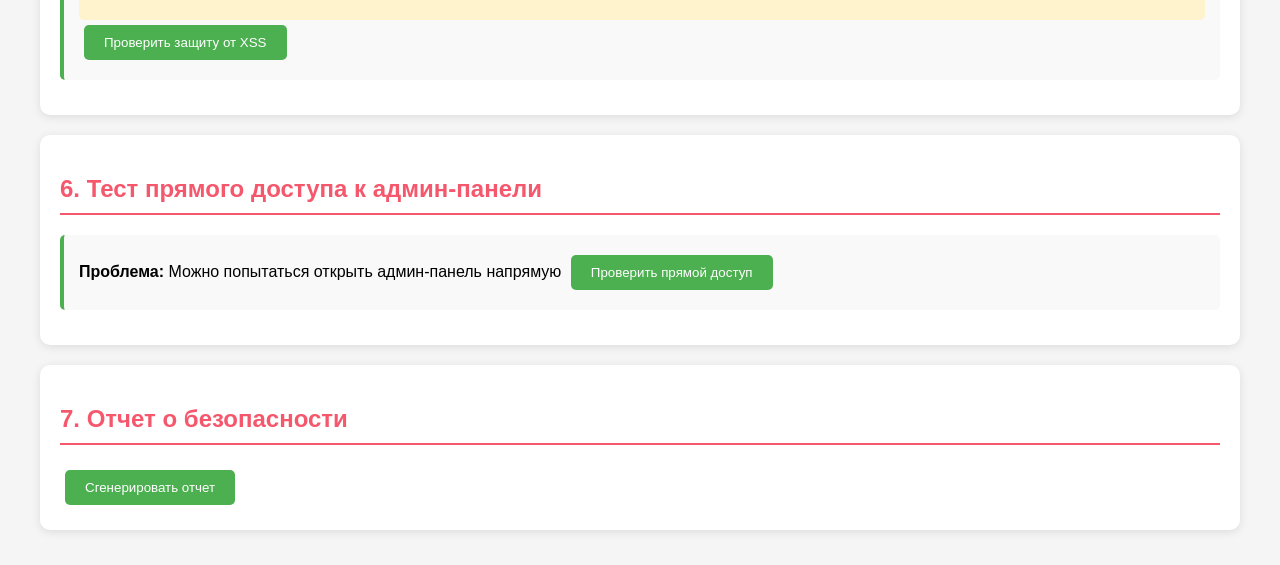
<file: security-test.html>
<!DOCTYPE html>
<html lang="ru">
<head>
    <meta charset="UTF-8">
    <meta name="viewport" content="width=device-width, initial-scale=1.0">
    <title>Тестирование безопасности - Детский сад ТЕРЕМОК</title>
    <link rel="icon" type="image/jpeg" href="Fon.jpg">
    <style>
        body {
            font-family: 'Segoe UI', Tahoma, Geneva, Verdana, sans-serif;
            max-width: 1200px;
            margin: 0 auto;
            padding: 20px;
            background: #f5f5f5;
        }
        .test-section {
            background: white;
            padding: 20px;
            margin-bottom: 20px;
            border-radius: 10px;
            box-shadow: 0 2px 10px rgba(0,0,0,0.1);
        }
        .test-section h2 {
            color: #f5576c;
            border-bottom: 2px solid #f5576c;
            padding-bottom: 10px;
        }
        .test-item {
            margin: 15px 0;
            padding: 15px;
            background: #f9f9f9;
            border-radius: 5px;
            border-left: 4px solid #4CAF50;
        }
        .test-item.failed {
            border-left-color: #f44336;
        }
        .test-item.warning {
            border-left-color: #ff9800;
        }
        .test-button {
            background: #4CAF50;
            color: white;
            border: none;
            padding: 10px 20px;
            border-radius: 5px;
            cursor: pointer;
            margin: 5px;
        }
        .test-button:hover {
            background: #45a049;
        }
        .test-button.danger {
            background: #f44336;
        }
        .test-button.danger:hover {
            background: #da190b;
        }
        .result {
            margin-top: 10px;
            padding: 10px;
            border-radius: 5px;
            font-family: monospace;
            white-space: pre-wrap;
        }
        .result.success {
            background: #d4edda;
            color: #155724;
        }
        .result.error {
            background: #f8d7da;
            color: #721c24;
        }
        .result.warning {
            background: #fff3cd;
            color: #856404;
        }
        code {
            background: #f4f4f4;
            padding: 2px 6px;
            border-radius: 3px;
            font-family: monospace;
        }
    </style>
</head>
<body>
    <h1>🔒 Тестирование безопасности системы администрирования</h1>
    
    <div class="test-section">
        <h2>1. Тест хранения учетных данных</h2>
        <div class="test-item">
            <strong>Проблема:</strong> Пароли хранятся в localStorage в открытом виде
            <div class="result warning">
⚠️ УЯЗВИМОСТЬ: Пароль администратора хранится в localStorage без шифрования.
Любой скрипт на странице может получить доступ к паролю.
            </div>
            <button class="test-button" onclick="testCredentialsStorage()">Проверить хранение паролей</button>
            <div id="credentials-result"></div>
        </div>
    </div>
    
    <div class="test-section">
        <h2>2. Тест защиты сессии</h2>
        <div class="test-item">
            <strong>Проблема:</strong> Сессия проверяется только при загрузке страницы
            <div class="result warning">
⚠️ УЯЗВИМОСТЬ: После входа можно изменить sessionStorage вручную и получить доступ.
            </div>
            <button class="test-button" onclick="testSessionBypass()">Проверить обход сессии</button>
            <div id="session-result"></div>
        </div>
    </div>
    
    <div class="test-section">
        <h2>3. Тест защиты от брутфорса</h2>
        <div class="test-item">
            <strong>Проблема:</strong> Нет ограничений на количество попыток входа
            <div class="result error">
❌ КРИТИЧЕСКАЯ УЯЗВИМОСТЬ: Можно бесконечно пытаться подобрать пароль.
            </div>
            <button class="test-button" onclick="testBruteForce()">Проверить защиту от брутфорса</button>
            <div id="bruteforce-result"></div>
        </div>
    </div>
    
    <div class="test-section">
        <h2>4. Тест таймаута сессии</h2>
        <div class="test-item">
            <strong>Проблема:</strong> Сессия не истекает автоматически
            <div class="result warning">
⚠️ УЯЗВИМОСТЬ: Сессия остается активной до закрытия браузера.
            </div>
            <button class="test-button" onclick="testSessionTimeout()">Проверить таймаут сессии</button>
            <div id="timeout-result"></div>
        </div>
    </div>
    
    <div class="test-section">
        <h2>5. Тест XSS уязвимостей</h2>
        <div class="test-item">
            <strong>Проблема:</strong> Пользовательский ввод может содержать вредоносный код
            <div class="result warning">
⚠️ УЯЗВИМОСТЬ: Нет санитизации пользовательского ввода.
            </div>
            <button class="test-button" onclick="testXSS()">Проверить защиту от XSS</button>
            <div id="xss-result"></div>
        </div>
    </div>
    
    <div class="test-section">
        <h2>6. Тест прямого доступа к админ-панели</h2>
        <div class="test-item">
            <strong>Проблема:</strong> Можно попытаться открыть админ-панель напрямую
            <button class="test-button" onclick="testDirectAccess()">Проверить прямой доступ</button>
            <div id="direct-access-result"></div>
        </div>
    </div>
    
    <div class="test-section">
        <h2>7. Отчет о безопасности</h2>
        <button class="test-button" onclick="generateSecurityReport()">Сгенерировать отчет</button>
        <div id="security-report"></div>
    </div>
    
    <script>
        function testCredentialsStorage() {
            const result = document.getElementById('credentials-result');
            const credentials = localStorage.getItem('adminCredentials');
            
            if (credentials) {
                const creds = JSON.parse(credentials);
                result.innerHTML = `
                    <div class="result error">
❌ КРИТИЧЕСКАЯ УЯЗВИМОСТЬ ОБНАРУЖЕНА!

Логин: ${creds.username}
Пароль: ${creds.password}

Пароль хранится в открытом виде в localStorage.
Любой JavaScript на странице может получить к нему доступ:
<code>localStorage.getItem('adminCredentials')</code>
                    </div>
                `;
            } else {
                result.innerHTML = `
                    <div class="result success">
✓ Учетные данные не найдены в localStorage
                    </div>
                `;
            }
        }
        
        function testSessionBypass() {
            const result = document.getElementById('session-result');
            const isLoggedIn = sessionStorage.getItem('adminLoggedIn');
            
            result.innerHTML = `
                <div class="result warning">
⚠️ УЯЗВИМОСТЬ ОБНАРУЖЕНА!

Текущее состояние сессии: ${isLoggedIn || 'не авторизован'}

Можно обойти проверку авторизации, выполнив в консоли:
<code>sessionStorage.setItem('adminLoggedIn', 'true');
sessionStorage.setItem('adminUsername', 'admin');
window.location.href = 'admin-panel.html';</code>

Защита: Сессия проверяется только при загрузке страницы, 
но не при каждом действии.
                </div>
            `;
        }
        
        function testBruteForce() {
            const result = document.getElementById('bruteforce-result');
            const attempts = localStorage.getItem('loginAttempts') || '0';
            
            result.innerHTML = `
                <div class="result error">
❌ КРИТИЧЕСКАЯ УЯЗВИМОСТЬ ОБНАРУЖЕНА!

Количество попыток входа: ${attempts}

ПРОБЛЕМЫ:
1. Нет ограничения на количество попыток входа
2. Нет блокировки после нескольких неудачных попыток
3. Нет задержки между попытками
4. Можно автоматизировать подбор пароля

РЕКОМЕНДАЦИЯ: Добавить ограничение на 5 попыток с блокировкой на 15 минут
                </div>
            `;
        }
        
        function testSessionTimeout() {
            const result = document.getElementById('timeout-result');
            const loginTime = sessionStorage.getItem('adminLoginTime');
            
            if (loginTime) {
                const elapsed = Math.floor((Date.now() - parseInt(loginTime)) / 1000 / 60);
                result.innerHTML = `
                    <div class="result warning">
⚠️ УЯЗВИМОСТЬ ОБНАРУЖЕНА!

Время входа: ${new Date(parseInt(loginTime)).toLocaleString()}
Прошло времени: ${elapsed} минут

ПРОБЛЕМЫ:
1. Сессия не истекает автоматически
2. Нет таймаута неактивности
3. Сессия остается активной до закрытия браузера

РЕКОМЕНДАЦИЯ: Добавить таймаут сессии (30 минут неактивности)
                    </div>
                `;
            } else {
                result.innerHTML = `
                    <div class="result warning">
⚠️ Время входа не сохраняется. Невозможно отследить длительность сессии.
                    </div>
                `;
            }
        }
        
        function testXSS() {
            const result = document.getElementById('xss-result');
            result.innerHTML = `
                <div class="result warning">
⚠️ ПОТЕНЦИАЛЬНАЯ УЯЗВИМОСТЬ

Проверьте следующие места:
1. Поля ввода в формах (заявки, группы, мероприятия)
2. Отображение пользовательских данных
3. URL параметры

Тестовый XSS код:
<code>&lt;script&gt;alert('XSS')&lt;/script&gt;</code>
<code>&lt;img src=x onerror=alert('XSS')&gt;</code>

РЕКОМЕНДАЦИЯ: Использовать textContent вместо innerHTML для пользовательских данных
                </div>
            `;
        }
        
        function testDirectAccess() {
            const result = document.getElementById('direct-access-result');
            const isLoggedIn = sessionStorage.getItem('adminLoggedIn');
            
            if (isLoggedIn === 'true') {
                result.innerHTML = `
                    <div class="result success">
✓ Вы авторизованы. Проверка доступа работает.
                    </div>
                `;
            } else {
                result.innerHTML = `
                    <div class="result success">
✓ Вы не авторизованы. Попытка прямого доступа будет перенаправлена на страницу входа.
                    </div>
                `;
            }
        }
        
        function generateSecurityReport() {
            const report = document.getElementById('security-report');
            const credentials = localStorage.getItem('adminCredentials');
            const isLoggedIn = sessionStorage.getItem('adminLoggedIn');
            const loginAttempts = localStorage.getItem('loginAttempts') || '0';
            
            let vulnerabilities = [];
            let recommendations = [];
            
            // Проверка хранения паролей
            if (credentials) {
                vulnerabilities.push('❌ Пароли хранятся в открытом виде в localStorage');
                recommendations.push('Использовать хеширование паролей (bcrypt, SHA-256)');
            }
            
            // Проверка защиты от брутфорса
            if (parseInt(loginAttempts) < 5) {
                vulnerabilities.push('❌ Нет защиты от брутфорса');
                recommendations.push('Добавить ограничение на 5 попыток входа с блокировкой на 15 минут');
            }
            
            // Проверка таймаута сессии
            if (!sessionStorage.getItem('adminLoginTime')) {
                vulnerabilities.push('⚠️ Нет отслеживания времени сессии');
                recommendations.push('Добавить таймаут сессии (30 минут неактивности)');
            }
            
            // Проверка защиты сессии
            vulnerabilities.push('⚠️ Сессия проверяется только при загрузке страницы');
            recommendations.push('Добавить периодическую проверку сессии и защиту от манипуляций');
            
            report.innerHTML = `
                <div class="result ${vulnerabilities.length > 3 ? 'error' : 'warning'}">
                    <h3>📊 ОТЧЕТ О БЕЗОПАСНОСТИ</h3>
                    <p><strong>Дата проверки:</strong> ${new Date().toLocaleString('ru-RU')}</p>
                    <p><strong>Статус авторизации:</strong> ${isLoggedIn === 'true' ? 'Авторизован' : 'Не авторизован'}</p>
                    
                    <h4>🔴 Обнаруженные уязвимости (${vulnerabilities.length}):</h4>
                    <ul>
                        ${vulnerabilities.map(v => `<li>${v}</li>`).join('')}
                    </ul>
                    
                    <h4>💡 Рекомендации по улучшению:</h4>
                    <ul>
                        ${recommendations.map(r => `<li>${r}</li>`).join('')}
                        <li>Добавить логирование попыток входа</li>
                        <li>Использовать HTTPS для передачи данных</li>
                        <li>Добавить защиту от CSRF токенами</li>
                        <li>Реализовать двухфакторную аутентификацию (опционально)</li>
                    </ul>
                    
                    <h4>📈 Оценка безопасности:</h4>
                    <p><strong>${vulnerabilities.length <= 2 ? 'Высокая' : vulnerabilities.length <= 4 ? 'Средняя' : 'Низкая'}</strong></p>
                </div>
            `;
        }
    </script>
</body>
</html>
</file>
<file: styles.css>
/* Единая дизайн-система: типографика, цвета, фон, тени */
:root {
    --font-sans: 'Nunito', 'Segoe UI', system-ui, -apple-system, sans-serif;

    --primary-gradient: linear-gradient(125deg, #6b5ce7 0%, #e04f6d 52%, #f0a92e 100%);
    --primary-gradient-vertical: linear-gradient(180deg, #faf7ff 0%, #fff9f5 100%);
    --secondary-gradient: linear-gradient(135deg, #4ecdc4 0%, #6b5ce7 100%);
    --primary-gradient-soft: linear-gradient(135deg, rgba(107, 92, 231, 0.11) 0%, rgba(224, 79, 109, 0.09) 100%);

    --primary-color: #e04f6d;
    --primary-dark: #c73e58;
    --secondary-color: #6b5ce7;
    --accent-mint: #4ecdc4;

    --text-color: #2d3142;
    --text-light: #5a5f73;

    --surface-page: rgba(255, 252, 250, 0.94);
    --surface-card: #ffffff;
    --surface-muted: #faf7ff;
    --border-subtle: rgba(107, 92, 231, 0.14);

    --bg-white: var(--surface-page);

    --shadow-sm: 0 2px 10px rgba(45, 49, 66, 0.08);
    --shadow-md: 0 10px 28px rgba(45, 49, 66, 0.11);
    --shadow-lg: 0 28px 70px rgba(25, 22, 40, 0.22);
    --shadow-button: 0 8px 22px rgba(107, 92, 231, 0.25);

    --border-radius: 14px;
    --border-radius-sm: 10px;
    --transition: 0.22s ease;
}

* {
    margin: 0;
    padding: 0;
    box-sizing: border-box;
}

button,
input,
select,
textarea {
    font-family: inherit;
}

body {
    font-family: var(--font-sans);
    font-weight: 500;
    line-height: 1.55;
    letter-spacing: 0.01em;
    background-color: #252330;
    background-image:
        linear-gradient(165deg, rgba(107, 92, 231, 0.52) 0%, rgba(224, 79, 109, 0.42) 45%, rgba(240, 169, 46, 0.3) 100%),
        url("Fon.jpg");
    background-size: cover;
    background-position: center center;
    background-repeat: no-repeat;
    background-attachment: fixed;
    min-height: 100vh;
    padding: 20px;
    color: var(--text-color);
    -webkit-font-smoothing: antialiased;
    -moz-osx-font-smoothing: grayscale;
}

.container {
    max-width: 1200px;
    margin: 0 auto;
    background: var(--surface-page);
    backdrop-filter: blur(18px) saturate(1.12);
    -webkit-backdrop-filter: blur(18px) saturate(1.12);
    border-radius: 22px;
    box-shadow: var(--shadow-lg), 0 0 0 1px rgba(255, 255, 255, 0.45) inset;
    overflow: hidden;
}

header {
    position: relative;
    background: var(--primary-gradient);
    color: white;
    padding: 40px;
    text-align: left;
    overflow: hidden;
}

header::after {
    content: "";
    position: absolute;
    inset: 0;
    background: radial-gradient(ellipse 70% 55% at 100% -10%, rgba(255, 255, 255, 0.22) 0%, transparent 50%);
    pointer-events: none;
}

header h1 {
    font-family: var(--font-sans);
    font-size: 2.85em;
    font-weight: 800;
    letter-spacing: 0.06em;
    margin: 0;
    text-shadow: 0 2px 16px rgba(0, 0, 0, 0.18);
    animation: fadeInDown 0.8s ease;
}

.header-top {
    position: relative;
    z-index: 1;
    display: flex;
    justify-content: space-between;
    align-items: center;
    gap: 30px;
    margin-bottom: 20px;
    flex-wrap: wrap;
}

.logo {
    display: flex;
    align-items: center;
    gap: 18px;
}

.logo-icon {
    position: relative;
    width: 70px;
    height: 70px;
    border-radius: 20px;
    background: linear-gradient(135deg, #ffecd2 0%, #fcb69f 100%);
    box-shadow: 0 8px 20px rgba(0, 0, 0, 0.25);
    display: flex;
    align-items: center;
    justify-content: center;
    overflow: visible;
}

.logo-icon::before {
    content: "";
    position: absolute;
    bottom: 100%;
    left: 50%;
    transform: translateX(-50%);
    width: 70px;
    height: 40px;
    background: linear-gradient(135deg, #f5576c 0%, #f093fb 100%);
    clip-path: polygon(50% 0%, 0% 100%, 100% 100%);
    box-shadow: 0 8px 15px rgba(0, 0, 0, 0.25);
}

.logo-window {
    width: 22px;
    height: 22px;
    background: rgba(255, 255, 255, 0.9);
    border-radius: 6px;
    box-shadow: 0 0 0 3px rgba(245, 87, 108, 0.35);
    position: relative;
}

.logo-window::before,
.logo-window::after {
    content: "";
    position: absolute;
    background: rgba(245, 87, 108, 0.6);
}

.logo-window::before {
    width: 100%;
    height: 2px;
    top: 50%;
    left: 0;
    transform: translateY(-50%);
}

.logo-window::after {
    width: 2px;
    height: 100%;
    left: 50%;
    top: 0;
    transform: translateX(-50%);
}

.logo-text {
    display: flex;
    flex-direction: column;
    gap: 4px;
}

.logo-title {
    letter-spacing: 0.08em;
    text-transform: uppercase;
}

.logo-subtitle {
    font-size: 0.9em;
    text-transform: lowercase;
    opacity: 0.9;
    letter-spacing: 0.18em;
}

.contact-info {
    display: flex;
    justify-content: center;
    gap: 30px;
    margin: 20px 0;
    flex-wrap: wrap;
}

.contact-info p {
    background: rgba(255, 255, 255, 0.2);
    padding: 10px 20px;
    border-radius: 25px;
    backdrop-filter: blur(10px);
}

.description {
    position: relative;
    z-index: 1;
    font-size: 1.08em;
    margin-top: 20px;
    line-height: 1.65;
    opacity: 0.96;
    max-width: 58em;
    font-weight: 500;
}

.tabs {
    display: flex;
    flex-wrap: wrap;
    gap: 8px;
    justify-content: center;
    align-items: center;
    padding: 14px 16px 16px;
    background: var(--primary-gradient-vertical);
    border-bottom: 1px solid var(--border-subtle);
}

.tab-button {
    flex: 1 1 auto;
    min-width: 96px;
    max-width: 160px;
    padding: 11px 14px;
    font-family: var(--font-sans);
    background: rgba(255, 255, 255, 0.65);
    border: 1px solid var(--border-subtle);
    border-radius: 999px;
    cursor: pointer;
    font-size: 0.88em;
    font-weight: 700;
    color: var(--text-light);
    transition:
        background var(--transition),
        color var(--transition),
        box-shadow var(--transition),
        transform var(--transition);
}

.tab-button:hover {
    background: #fff;
    color: var(--secondary-color);
    box-shadow: var(--shadow-sm);
    transform: translateY(-1px) scale(1.02);
}

.tab-button.active {
    color: #fff;
    background: var(--primary-gradient);
    border-color: transparent;
    box-shadow: var(--shadow-button);
}

.tab-button.active:hover {
    color: #fff;
    transform: translateY(-1px) scale(1.03);
}

.content-section {
    display: none;
    padding: 40px;
    animation: fadeIn 0.5s ease;
    background: linear-gradient(180deg, rgba(250, 247, 255, 0.45) 0%, transparent 220px);
    contain: layout style paint;
}

.content-section.active {
    display: block;
}

@keyframes fadeIn {
    from {
        opacity: 0;
        transform: translateY(10px);
    }
    to {
        opacity: 1;
        transform: translateY(0);
    }
}

@keyframes fadeInDown {
    from {
        opacity: 0;
        transform: translateY(-20px);
    }
    to {
        opacity: 1;
        transform: translateY(0);
    }
}

h2 {
    font-family: var(--font-sans);
    font-weight: 800;
    letter-spacing: -0.02em;
    color: var(--text-color);
    margin-bottom: 28px;
    font-size: 1.85em;
    padding-bottom: 12px;
    border-bottom: none;
    position: relative;
}

h2::after {
    content: "";
    display: block;
    height: 4px;
    width: 64px;
    margin-top: 10px;
    border-radius: 4px;
    background: var(--primary-gradient);
}

.group-card {
    background: linear-gradient(165deg, var(--surface-card) 0%, #faf8ff 100%);
    border: 1px solid var(--border-subtle);
    border-radius: var(--border-radius);
    padding: 28px;
    margin-bottom: 24px;
    box-shadow: var(--shadow-md);
    transition: transform var(--transition), box-shadow var(--transition);
    transform: translateZ(0);
}

.group-card:hover {
    transform: translateY(-4px) translateZ(0);
    box-shadow: 0 16px 36px rgba(45, 49, 66, 0.14);
}

.group-card.group-card-selected {
    border-color: var(--secondary-color);
    box-shadow: 0 0 0 3px rgba(107, 92, 231, 0.2), 0 16px 36px rgba(45, 49, 66, 0.14);
}

.group-schedule-btn {
    margin-bottom: 14px;
    padding: 10px 14px;
    border: none;
    border-radius: 10px;
    background: var(--primary-gradient);
    color: #fff;
    font-weight: 700;
    cursor: pointer;
    transition: transform var(--transition), opacity var(--transition);
}

.group-schedule-btn:hover {
    transform: translateY(-2px);
    opacity: 0.95;
}

.group-card h3 {
    color: var(--secondary-color);
    font-size: 1.55em;
    font-weight: 800;
    margin-bottom: 14px;
    letter-spacing: -0.02em;
}

.group-info {
    display: flex;
    gap: 30px;
    margin-bottom: 20px;
    flex-wrap: wrap;
}

.group-info p {
    background: var(--surface-card);
    padding: 12px 18px;
    border-radius: var(--border-radius-sm);
    border: 1px solid var(--border-subtle);
    box-shadow: var(--shadow-sm);
    font-weight: 500;
}

.children-list {
    margin-top: 20px;
}

.children-list h4 {
    color: #555;
    margin-bottom: 15px;
    font-size: 1.3em;
}

.children-list ul {
    list-style: none;
}

.children-list li {
    background: white;
    padding: 15px;
    margin-bottom: 10px;
    border-radius: 10px;
    box-shadow: 0 2px 5px rgba(0, 0, 0, 0.1);
    transition: all 0.3s ease;
}

.children-list li:hover {
    background: #fff5f5;
    transform: translateX(5px);
}

.children-list .age {
    color: #888;
    font-size: 0.9em;
    margin-left: 10px;
}

.parent-info {
    margin-top: 8px;
    font-size: 0.9em;
    color: #666;
    padding-top: 8px;
    border-top: 1px solid #eee;
}

.schedule-table {
    overflow-x: auto;
}

.schedule-controls {
    display: flex;
    align-items: center;
    gap: 10px;
    margin-bottom: 15px;
    flex-wrap: wrap;
}

.schedule-controls label {
    font-weight: 600;
    color: #333;
}

.schedule-controls select {
    padding: 10px 14px;
    border-radius: var(--border-radius-sm);
    border: 2px solid var(--border-subtle);
    font-family: inherit;
    font-size: 0.95em;
    font-weight: 600;
    cursor: pointer;
    transition: var(--transition);
}

.schedule-controls select:focus {
    outline: none;
    border-color: var(--secondary-color);
    box-shadow: 0 0 0 3px rgba(107, 92, 231, 0.18);
}

/* Стили для поиска */
.search-controls {
    display: flex;
    flex-direction: column;
    gap: 15px;
    margin-bottom: 20px;
    padding: 22px 24px;
    background: var(--surface-card);
    border: 1px solid var(--border-subtle);
    border-radius: var(--border-radius);
    box-shadow: var(--shadow-sm);
}

.search-group {
    display: flex;
    align-items: center;
    gap: 10px;
    flex-wrap: wrap;
}

.search-group label {
    font-weight: 600;
    color: var(--text-color);
    min-width: 200px;
}

.search-group input {
    flex: 1;
    min-width: 200px;
    padding: 12px 16px;
    border-radius: var(--border-radius-sm);
    border: 2px solid rgba(107, 92, 231, 0.18);
    font-family: inherit;
    font-size: 1em;
    font-weight: 500;
    transition: var(--transition);
}

.search-group input:focus {
    outline: none;
    border-color: var(--secondary-color);
    box-shadow: 0 0 0 3px rgba(107, 92, 231, 0.15);
}

.clear-search-btn {
    padding: 10px 16px;
    font-family: var(--font-sans);
    font-weight: 700;
    background: var(--surface-card);
    color: var(--primary-color);
    border: 2px solid var(--primary-color);
    border-radius: 999px;
    cursor: pointer;
    font-size: 0.95em;
    transition: var(--transition);
}

.clear-search-btn:hover {
    background: var(--primary-color);
    color: #fff;
    transform: translateY(-1px);
}

.search-results-info {
    padding: 16px 18px;
    margin-bottom: 16px;
    background: var(--primary-gradient);
    color: white;
    border-radius: var(--border-radius);
    font-weight: 700;
    text-align: center;
    box-shadow: var(--shadow-md);
}

.group-card.hidden-by-search {
    display: none !important;
}

.child-card.hidden-by-search {
    display: none !important;
}

.group-card.highlighted {
    border: 3px solid #4CAF50;
    box-shadow: 0 0 15px rgba(76, 175, 80, 0.5);
}

.child-card.highlighted {
    border: 3px solid #4CAF50;
    box-shadow: 0 0 10px rgba(76, 175, 80, 0.5);
    transform: scale(1.02);
}

table {
    width: 100%;
    border-collapse: collapse;
    background: white;
    border-radius: var(--border-radius);
    overflow: hidden;
    box-shadow: var(--shadow-md);
}

thead {
    background: var(--primary-gradient);
    color: white;
}

th {
    padding: 15px;
    text-align: left;
    font-weight: 600;
}

td {
    padding: 15px;
    border-bottom: 1px solid #eee;
}

tbody tr {
    transition: background 0.3s ease;
}

tbody tr:hover {
    background: rgba(107, 92, 231, 0.06);
}

.time-cell {
    font-weight: 700;
    color: var(--secondary-color);
    width: 200px;
}

.events-list {
    display: grid;
    grid-template-columns: repeat(auto-fill, minmax(300px, 1fr));
    gap: 20px;
}

.event-card {
    background: linear-gradient(165deg, var(--surface-card) 0%, #fff5f8 100%);
    border: 1px solid var(--border-subtle);
    border-radius: var(--border-radius);
    padding: 24px;
    box-shadow: var(--shadow-md);
    transition: transform var(--transition), box-shadow var(--transition);
}

.event-card:hover {
    transform: translateY(-4px);
    box-shadow: 0 16px 36px rgba(45, 49, 66, 0.12);
}

.event-card h3 {
    color: var(--text-color);
    margin-bottom: 12px;
    font-size: 1.35em;
    font-weight: 800;
    letter-spacing: -0.02em;
}

.event-date {
    color: #555;
    margin-bottom: 10px;
    font-size: 1.1em;
}

.event-description {
    color: #666;
    line-height: 1.6;
}

.event-details-btn {
    margin-top: 14px;
    padding: 10px 14px;
    border: none;
    border-radius: 10px;
    background: var(--primary-gradient);
    color: #fff;
    font-weight: 700;
    cursor: pointer;
    transition: transform var(--transition), opacity var(--transition);
}

.event-details-btn:hover {
    transform: translateY(-2px);
    opacity: 0.95;
}

.event-modal-title {
    margin: 0;
}

.event-modal-date {
    margin-bottom: 16px;
    color: #555;
    font-weight: 600;
}

.event-modal-description {
    white-space: pre-line;
    line-height: 1.7;
    color: #333;
}

/* Фотогалерея */
.gallery-controls {
    display: flex;
    align-items: center;
    gap: 15px;
    margin-bottom: 30px;
    flex-wrap: wrap;
}

.gallery-controls label {
    font-weight: 600;
    color: var(--text-color);
}

.gallery-controls select {
    padding: 10px 15px;
    border-radius: var(--border-radius-sm);
    border: 2px solid var(--border-subtle);
    font-family: inherit;
    font-size: 1em;
    font-weight: 600;
    cursor: pointer;
    transition: var(--transition);
}

.gallery-controls select:focus {
    outline: none;
    border-color: var(--secondary-color);
    box-shadow: 0 0 0 3px rgba(107, 92, 231, 0.15);
}

.gallery-grid {
    display: grid;
    grid-template-columns: repeat(auto-fill, minmax(280px, 1fr));
    gap: 20px;
    margin-top: 20px;
}

.gallery-item {
    position: relative;
    border-radius: var(--border-radius);
    overflow: hidden;
    box-shadow: var(--shadow-md);
    cursor: pointer;
    transition: var(--transition);
    background: white;
    aspect-ratio: 4 / 3;
    will-change: transform;
    transform: translateZ(0);
}

.gallery-item:hover {
    transform: translateY(-8px) translateZ(0);
    box-shadow: 0 12px 30px rgba(0, 0, 0, 0.2);
}

.gallery-item img {
    width: 100%;
    height: 100%;
    object-fit: cover;
    transition: var(--transition);
}

.gallery-item:hover img {
    transform: scale(1.05);
}

.gallery-item-overlay {
    position: absolute;
    bottom: 0;
    left: 0;
    right: 0;
    background: linear-gradient(to top, rgba(0, 0, 0, 0.8), transparent);
    padding: 20px;
    color: white;
    transform: translateY(100%);
    transition: var(--transition);
}

.gallery-item:hover .gallery-item-overlay {
    transform: translateY(0);
}

.gallery-item-title {
    font-size: 1.1em;
    font-weight: 600;
    margin-bottom: 5px;
}

.gallery-item-date {
    font-size: 0.9em;
    opacity: 0.9;
}

.gallery-item-badge {
    position: absolute;
    top: 10px;
    right: 10px;
    background: var(--secondary-color);
    color: white;
    padding: 5px 12px;
    border-radius: 20px;
    font-size: 0.8em;
    font-weight: 600;
    box-shadow: 0 2px 8px rgba(0, 0, 0, 0.3);
}

/* Модальное окно для просмотра фотографии */
.photo-modal-content {
    position: relative;
    max-width: 90vw;
    max-height: 90vh;
    margin: auto;
    background: white;
    border-radius: 20px;
    overflow: hidden;
}

.photo-modal-content img {
    width: 100%;
    max-height: 70vh;
    object-fit: contain;
    display: block;
}

.photo-info {
    padding: 25px;
    background: white;
}

.photo-info h3 {
    color: var(--text-color);
    margin-bottom: 10px;
    font-size: 1.5em;
}

.photo-info p {
    color: var(--text-light);
    margin-bottom: 8px;
    line-height: 1.6;
}

.modal-nav {
    position: absolute;
    top: 50%;
    transform: translateY(-50%);
    background: rgba(255, 255, 255, 0.9);
    border: none;
    width: 50px;
    height: 50px;
    border-radius: 50%;
    font-size: 1.5em;
    cursor: pointer;
    transition: var(--transition);
    display: flex;
    align-items: center;
    justify-content: center;
    box-shadow: var(--shadow-md);
}

.modal-nav:hover {
    background: white;
    transform: translateY(-50%) scale(1.1);
}

.modal-nav.prev {
    left: 20px;
}

.modal-nav.next {
    right: 20px;
}

.modal-nav:active {
    transform: translateY(-50%) scale(0.95);
}

/* Пустое сообщение */
.empty-message {
    text-align: center;
    padding: 40px;
    color: #999;
    font-size: 1.2em;
    background: white;
    border-radius: var(--border-radius);
    box-shadow: var(--shadow-md);
}

/* Награды детского сада */
.awards-grid {
    display: grid;
    grid-template-columns: repeat(auto-fill, minmax(260px, 1fr));
    gap: 20px;
}

.award-card {
    position: relative;
    background: linear-gradient(165deg, #fffaf5 0%, #faf5ff 100%);
    border: 1px solid var(--border-subtle);
    border-radius: var(--border-radius);
    padding: 24px 22px;
    box-shadow: var(--shadow-md);
    overflow: hidden;
    transition: transform var(--transition), box-shadow var(--transition);
}

.award-card::before {
    content: "";
    position: absolute;
    right: -40px;
    top: -40px;
    width: 120px;
    height: 120px;
    background: radial-gradient(circle at 30% 30%, rgba(255, 255, 255, 0.9), rgba(255, 255, 255, 0));
    opacity: 0.7;
}

.award-card:hover {
    transform: translateY(-6px);
    box-shadow: 0 14px 30px rgba(0, 0, 0, 0.18);
}

.award-medal {
    width: 52px;
    height: 52px;
    border-radius: 50%;
    display: flex;
    align-items: center;
    justify-content: center;
    font-weight: 700;
    font-size: 1.3em;
    color: #fff;
    box-shadow: 0 6px 14px rgba(0, 0, 0, 0.2);
    margin-bottom: 12px;
}

.award-medal.gold {
    background: radial-gradient(circle at 30% 20%, #fff9c4, #fbc02d);
}

.award-medal.silver {
    background: radial-gradient(circle at 30% 20%, #eceff1, #90a4ae);
}

.award-medal.bronze {
    background: radial-gradient(circle at 30% 20%, #ffe0b2, #fb8c00);
}

.award-card h3 {
    font-size: 1.2em;
    margin-bottom: 8px;
    color: #333;
}

.award-year {
    font-weight: 700;
    color: var(--primary-color);
    margin-bottom: 6px;
}

.award-desc {
    color: #555;
    line-height: 1.5;
    font-size: 0.95em;
}

footer {
    background: linear-gradient(180deg, #2d3142 0%, #1a1825 100%);
    color: rgba(255, 255, 255, 0.92);
    text-align: center;
    padding: 28px 20px;
    margin-top: 0;
    font-weight: 500;
}

/* Стили для ссылки ВКонтакте в header */
.social-link {
    margin-top: 10px;
}

.vk-link {
    display: inline-flex;
    align-items: center;
    gap: 8px;
    color: #4C75A3;
    text-decoration: none;
    font-weight: 600;
    padding: 8px 15px;
    background: rgba(255, 255, 255, 0.2);
    border-radius: 25px;
    backdrop-filter: blur(10px);
    transition: all 0.3s ease;
}

.vk-link:hover {
    background: rgba(255, 255, 255, 0.3);
    transform: translateY(-2px);
    box-shadow: 0 4px 12px rgba(76, 117, 163, 0.3);
}

.vk-link svg {
    width: 24px;
    height: 24px;
    fill: currentColor;
}

.vk-link span {
    font-size: 0.95em;
}

/* Стили для ссылки ВКонтакте в footer */
.vk-link-footer {
    display: inline-flex;
    align-items: center;
    gap: 10px;
    color: rgba(255, 255, 255, 0.9);
    text-decoration: none;
    font-size: 0.95em;
    padding: 10px 20px;
    background: rgba(76, 117, 163, 0.2);
    border-radius: 25px;
    transition: all 0.3s ease;
    border: 2px solid transparent;
}

.vk-link-footer:hover {
    background: rgba(76, 117, 163, 0.4);
    border-color: rgba(76, 117, 163, 0.6);
    transform: translateY(-2px);
    box-shadow: 0 4px 15px rgba(76, 117, 163, 0.4);
    color: white;
}

.vk-link-footer svg {
    width: 28px;
    height: 28px;
    fill: currentColor;
}

@media (max-width: 768px) {
    .vk-link {
        padding: 6px 12px;
        font-size: 0.85em;
    }
    
    .vk-link svg {
        width: 20px;
        height: 20px;
    }
    
    .vk-link-footer {
        padding: 8px 15px;
        font-size: 0.85em;
    }
    
    .vk-link-footer svg {
        width: 24px;
        height: 24px;
    }
}

@media (max-width: 768px) {
    header h1 {
        font-size: 2em;
    }

    .header-top {
        flex-direction: column;
        align-items: flex-start;
        gap: 20px;
    }
    
    .logo {
        justify-content: flex-start;
    }
    
    .contact-info {
        flex-direction: column;
        gap: 10px;
    }
    
    .tabs {
        flex-direction: column;
    }

    .tab-button {
        max-width: none;
        width: 100%;
    }
    
    .content-section {
        padding: 20px;
    }
    
    .group-info {
        flex-direction: column;
        gap: 10px;
    }
    
    .events-list {
        grid-template-columns: 1fr;
    }
    
    .children-grid {
        grid-template-columns: 1fr;
    }
}

/* Стили для формы заявки */
.application-form-container {
    max-width: 700px;
    margin: 0 auto;
    background: var(--surface-card);
    padding: 40px;
    border-radius: var(--border-radius);
    border: 1px solid var(--border-subtle);
    box-shadow: var(--shadow-md);
}

#application-form {
    display: flex;
    flex-direction: column;
    gap: 20px;
}

.form-group {
    display: flex;
    flex-direction: column;
    gap: 8px;
}

.form-group label {
    font-weight: 700;
    color: var(--text-color);
    font-size: 1em;
}

.form-group input,
.form-group select,
.form-group textarea {
    padding: 12px 15px;
    border: 2px solid #e0e0e0;
    border-radius: 10px;
    font-size: 1em;
    font-family: inherit;
    transition: all 0.3s ease;
    background: white;
}

.form-group input:focus,
.form-group select:focus,
.form-group textarea:focus {
    outline: none;
    border-color: var(--secondary-color);
    box-shadow: 0 0 0 3px rgba(107, 92, 231, 0.15);
}

.form-group textarea {
    resize: vertical;
    min-height: 100px;
}

.submit-button {
    font-family: var(--font-sans);
    background: var(--primary-gradient);
    color: white;
    border: none;
    padding: 16px 32px;
    border-radius: 999px;
    font-size: 1.05em;
    font-weight: 800;
    letter-spacing: 0.02em;
    cursor: pointer;
    transition:
        transform var(--transition),
        box-shadow var(--transition),
        background var(--transition),
        color var(--transition);
    margin-top: 10px;
    box-shadow: var(--shadow-button);
}

.submit-button:hover {
    transform: translateY(-2px) scale(1.02);
    box-shadow: 0 14px 32px rgba(107, 92, 231, 0.38);
}

.submit-button:active {
    transform: translateY(0) scale(0.99);
}

.application-result {
    margin-top: 30px;
    padding: 25px;
    border-radius: 15px;
    animation: fadeIn 0.5s ease;
}

.application-result.success {
    background: linear-gradient(165deg, rgba(78, 205, 196, 0.2) 0%, rgba(107, 92, 231, 0.1) 100%);
    border: 2px solid var(--accent-mint);
}

.application-result h3 {
    color: #2e7d32;
    margin-bottom: 15px;
    font-size: 1.5em;
}

.application-result p {
    color: #333;
    line-height: 1.6;
    margin-bottom: 10px;
}

.application-result strong {
    color: #2e7d32;
}

/* Стили для группового заголовка */
.group-header {
    display: flex;
    justify-content: space-between;
    align-items: center;
    cursor: pointer;
    user-select: none;
    padding: 10px;
    margin: -10px -10px 15px -10px;
    border-radius: 10px;
    transition: background 0.3s ease;
}

.group-header:hover {
    background: rgba(255, 255, 255, 0.5);
}

.toggle-icon {
    font-size: 1.2em;
    color: var(--secondary-color);
    transition: transform 0.3s ease;
}

/* Сетка карточек детей */
.children-grid {
    display: grid;
    grid-template-columns: repeat(auto-fill, minmax(200px, 1fr));
    gap: 15px;
    margin-top: 15px;
}

/* Карточка ребенка */
.child-card {
    background: var(--surface-card);
    border-radius: var(--border-radius-sm);
    padding: 20px;
    text-align: center;
    cursor: pointer;
    transition: transform var(--transition), box-shadow var(--transition), border-color var(--transition);
    box-shadow: var(--shadow-sm);
    border: 2px solid var(--border-subtle);
}

.child-card:hover {
    transform: translateY(-4px);
    box-shadow: 0 12px 28px rgba(107, 92, 231, 0.18);
    border-color: var(--secondary-color);
}

.child-avatar {
    width: 60px;
    height: 60px;
    border-radius: 50%;
    background: var(--primary-gradient);
    color: white;
    display: flex;
    align-items: center;
    justify-content: center;
    font-size: 1.5em;
    font-weight: bold;
    margin: 0 auto 15px;
    box-shadow: 0 4px 10px rgba(0, 0, 0, 0.2);
}

.child-name {
    font-size: 1.1em;
    font-weight: 600;
    color: #333;
    margin-bottom: 8px;
}

.child-age {
    color: #888;
    font-size: 0.9em;
    margin-bottom: 10px;
}

.child-more {
    color: var(--primary-color);
    font-size: 0.85em;
    margin-top: 10px;
    opacity: 0;
    transition: opacity 0.3s ease;
}

.child-card:hover .child-more {
    opacity: 1;
}

/* Модальное окно */
.modal {
    display: none;
    position: fixed;
    z-index: 1000;
    left: 0;
    top: 0;
    width: 100%;
    height: 100%;
    background-color: rgba(0, 0, 0, 0.6);
    backdrop-filter: blur(5px);
    animation: fadeIn 0.3s ease;
}

.modal-content {
    background-color: white;
    margin: 5% auto;
    padding: 0;
    border-radius: 20px;
    width: 90%;
    max-width: 600px;
    box-shadow: 0 20px 60px rgba(0, 0, 0, 0.3);
    animation: slideDown 0.3s ease;
    overflow: hidden;
}

@keyframes slideDown {
    from {
        transform: translateY(-50px);
        opacity: 0;
    }
    to {
        transform: translateY(0);
        opacity: 1;
    }
}

.modal-header {
    background: var(--primary-gradient);
    color: white;
    padding: 25px;
    display: flex;
    justify-content: space-between;
    align-items: center;
}

.modal-header h2 {
    margin: 0;
    font-size: 1.8em;
    border: none;
    padding: 0;
}

.close-modal {
    font-size: 2em;
    font-weight: bold;
    cursor: pointer;
    transition: transform 0.3s ease;
    line-height: 1;
}

.close-modal:hover {
    transform: rotate(90deg);
}

.modal-body {
    padding: 30px;
}

.child-detail-avatar {
    width: 100px;
    height: 100px;
    border-radius: 50%;
    background: var(--primary-gradient);
    color: white;
    display: flex;
    align-items: center;
    justify-content: center;
    font-size: 2.5em;
    font-weight: bold;
    margin: 0 auto 20px;
    box-shadow: 0 8px 20px rgba(0, 0, 0, 0.2);
}

.modal-body h3 {
    text-align: center;
    color: #333;
    font-size: 2em;
    margin-bottom: 30px;
}

.child-detail-info {
    display: flex;
    flex-direction: column;
    gap: 20px;
}

.info-row {
    display: flex;
    justify-content: space-between;
    align-items: flex-start;
    padding: 15px;
    background: var(--surface-muted);
    border-radius: var(--border-radius-sm);
    border-left: 4px solid var(--secondary-color);
}

.info-row strong {
    color: #555;
    min-width: 120px;
}

.info-row span {
    color: #333;
    text-align: right;
    flex: 1;
}

.info-row a {
    color: var(--primary-color);
    text-decoration: none;
    transition: color var(--transition);
}

.info-row a:hover {
    color: var(--primary-dark);
    text-decoration: underline;
}

.info-row.notes {
    flex-direction: column;
    gap: 10px;
}

.info-row.notes span {
    text-align: left;
    font-style: italic;
    color: #666;
}

@media (max-width: 768px) {
    .children-grid {
        grid-template-columns: repeat(auto-fill, minmax(150px, 1fr));
        gap: 10px;
    }
    
    .gallery-grid {
        grid-template-columns: repeat(auto-fill, minmax(200px, 1fr));
        gap: 15px;
    }
    
    .modal-content {
        width: 95%;
        margin: 10% auto;
    }
    
    .photo-modal-content {
        max-width: 95vw;
    }
    
    .modal-nav {
        width: 40px;
        height: 40px;
        font-size: 1.2em;
    }
    
    .modal-nav.prev {
        left: 10px;
    }
    
    .modal-nav.next {
        right: 10px;
    }
    
    .info-row {
        flex-direction: column;
        gap: 5px;
    }
    
    .info-row span {
        text-align: left;
    }
}

/* —— Главная и раздел «Родителям» —— */
.home-hero {
    background: var(--primary-gradient-soft);
    border-radius: var(--border-radius);
    padding: 30px 28px;
    margin-bottom: 32px;
    border: 1px solid var(--border-subtle);
    box-shadow: var(--shadow-sm);
}

.home-hero-title {
    font-size: 1.75em;
    font-weight: 800;
    letter-spacing: -0.02em;
    color: var(--text-color);
    margin-bottom: 12px;
    border: none;
    padding: 0;
}

.home-hero-text {
    color: var(--text-light);
    line-height: 1.6;
    max-width: 52em;
    margin-bottom: 20px;
}

.home-actions {
    display: flex;
    flex-wrap: wrap;
    gap: 12px;
    align-items: center;
}

.btn-home-primary,
.btn-home-secondary,
.btn-home-link {
    font-family: inherit;
    font-size: 1em;
    font-weight: 600;
    cursor: pointer;
    border-radius: var(--border-radius);
    transition:
        transform var(--transition),
        box-shadow var(--transition),
        background var(--transition),
        color var(--transition);
    border: none;
}

.btn-home-primary {
    font-family: var(--font-sans);
    padding: 13px 24px;
    background: var(--primary-gradient);
    color: white;
    font-weight: 800;
    border-radius: 999px;
    box-shadow: var(--shadow-button);
}

.btn-home-primary:hover {
    transform: translateY(-2px) scale(1.02);
    box-shadow: 0 14px 32px rgba(107, 92, 231, 0.36);
}

.btn-home-secondary {
    font-family: var(--font-sans);
    padding: 12px 22px;
    background: var(--surface-card);
    color: var(--secondary-color);
    border: 2px solid var(--secondary-color);
    border-radius: 999px;
    font-weight: 700;
}

.btn-home-secondary:hover {
    background: var(--surface-muted);
    color: var(--primary-color);
    border-color: var(--primary-color);
    transform: translateY(-1px) scale(1.01);
}

.btn-home-link {
    margin-top: 16px;
    padding: 8px 0;
    background: none;
    color: var(--secondary-color);
    font-weight: 700;
    text-decoration: underline;
    text-decoration-thickness: 2px;
    text-underline-offset: 5px;
}

.btn-home-link:hover {
    color: var(--primary-color);
    transform: translateY(-1px);
}

.home-two-col {
    display: grid;
    grid-template-columns: 1.2fr 1fr;
    gap: 28px;
    align-items: start;
}

@media (max-width: 900px) {
    .home-two-col {
        grid-template-columns: 1fr;
    }
}

.home-block-title {
    font-size: 1.2em;
    font-weight: 800;
    color: var(--text-color);
    margin-bottom: 16px;
    padding-bottom: 8px;
    border-bottom: 2px solid var(--border-subtle);
}

.news-grid {
    display: grid;
    gap: 16px;
}

.news-card {
    background: var(--surface-card);
    border-radius: var(--border-radius);
    padding: 18px;
    box-shadow: var(--shadow-sm);
    border: 1px solid var(--border-subtle);
    border-left: 4px solid var(--secondary-color);
    line-height: 1.55;
}

.news-card-date {
    display: block;
    font-size: 0.8em;
    text-transform: uppercase;
    letter-spacing: 0.06em;
    color: var(--text-light);
    margin-bottom: 8px;
}

.news-card-heading {
    font-size: 1.1em;
    color: var(--primary-color);
    margin-bottom: 8px;
}

.news-card p {
    color: var(--text-color);
    font-size: 0.95em;
}

.home-upcoming-list {
    display: flex;
    flex-direction: column;
    gap: 10px;
}

.home-event-mini {
    display: flex;
    flex-direction: column;
    gap: 4px;
    padding: 14px 16px;
    background: var(--surface-card);
    border-radius: var(--border-radius-sm);
    border: 1px solid var(--border-subtle);
    box-shadow: var(--shadow-sm);
}

.home-event-date {
    font-weight: 700;
    color: var(--secondary-color);
    font-size: 0.95em;
}

.home-event-name {
    color: var(--text-color);
}

.home-muted {
    color: var(--text-light);
    font-size: 0.95em;
    line-height: 1.5;
}

.parents-intro {
    color: var(--text-light);
    font-size: 1.05em;
    line-height: 1.6;
    margin-bottom: 24px;
    max-width: 48em;
}

.parents-grid {
    display: grid;
    grid-template-columns: repeat(auto-fit, minmax(280px, 1fr));
    gap: 20px;
    margin-bottom: 36px;
}

.parents-card {
    background: linear-gradient(165deg, var(--surface-card) 0%, var(--surface-muted) 100%);
    border: 1px solid var(--border-subtle);
    border-radius: var(--border-radius);
    padding: 24px;
    box-shadow: var(--shadow-md);
}

.parents-card-wide {
    grid-column: 1 / -1;
}

.parents-card h3 {
    color: var(--primary-color);
    margin-bottom: 14px;
    font-size: 1.25em;
}

.parents-steps,
.parents-list {
    margin: 0 0 16px 1em;
    line-height: 1.65;
    color: var(--text-color);
}

.parents-steps li {
    margin-bottom: 8px;
}

.btn-map {
    display: inline-flex;
    align-items: center;
    gap: 8px;
    margin-top: 12px;
    padding: 13px 24px;
    background: var(--primary-gradient);
    color: white !important;
    text-decoration: none;
    font-family: var(--font-sans);
    font-weight: 800;
    border-radius: 999px;
    box-shadow: var(--shadow-button);
    transition: var(--transition);
}

.btn-map:hover {
    transform: translateY(-2px);
    box-shadow: 0 12px 28px rgba(107, 92, 231, 0.32);
}

.faq-heading,
.reviews-heading {
    margin-top: 32px;
    margin-bottom: 16px;
    font-size: 1.35em;
    font-weight: 800;
    color: var(--text-color);
    border-bottom: 2px solid var(--border-subtle);
    padding-bottom: 8px;
}

.faq-list {
    max-width: 720px;
}

.faq-item {
    background: white;
    border-radius: var(--border-radius);
    margin-bottom: 10px;
    box-shadow: var(--shadow-sm);
    overflow: hidden;
}

.faq-item summary {
    padding: 14px 18px;
    cursor: pointer;
    font-weight: 600;
    color: #444;
    list-style: none;
}

.faq-item summary::-webkit-details-marker {
    display: none;
}

.faq-item summary::after {
    content: '＋';
    float: right;
    font-weight: 400;
    color: var(--secondary-color);
}

.faq-item[open] summary::after {
    content: '－';
}

.faq-item p {
    padding: 0 18px 16px;
    margin: 0;
    color: var(--text-light);
    line-height: 1.6;
    border-top: 1px solid #eee;
}

.reviews-grid {
    display: grid;
    grid-template-columns: repeat(auto-fit, minmax(260px, 1fr));
    gap: 18px;
}

.review-card {
    margin: 0;
    background: var(--surface-card);
    border-radius: var(--border-radius);
    padding: 22px;
    box-shadow: var(--shadow-sm);
    border: 1px solid var(--border-subtle);
    border-top: 3px solid var(--accent-mint);
}

.review-card blockquote {
    margin: 0 0 12px;
    font-style: italic;
    line-height: 1.55;
    color: var(--text-color);
}

.review-card figcaption {
    font-size: 0.9em;
    color: var(--text-light);
}

.site-footer .footer-contact-grid {
    display: flex;
    justify-content: center;
    flex-wrap: wrap;
    gap: 16px 28px;
    margin-bottom: 14px;
    text-align: left;
}

.site-footer .footer-contact-grid p {
    margin: 0;
    font-size: 0.95em;
}

.site-footer .footer-contact-grid a {
    color: #8ab4ff;
    text-decoration: none;
}

.site-footer .footer-contact-grid a:hover {
    text-decoration: underline;
}

.footer-copy {
    margin: 8px 0 12px;
    opacity: 0.9;
}

.footer-links-row {
    margin-top: 12px;
    display: flex;
    justify-content: center;
    align-items: center;
    gap: 20px;
    flex-wrap: wrap;
}
</file>
<file: admin.css>
/* Админ-панель — в одном стиле с основным сайтом (токены из styles.css) */
.admin-container {
    min-height: 100vh;
    font-family: var(--font-sans);
    font-weight: 500;
    background: var(--primary-gradient-vertical);
}

.admin-header {
    background: var(--primary-gradient);
    color: white;
    padding: 22px 40px;
    box-shadow: var(--shadow-md);
}

.admin-header-content {
    max-width: 1400px;
    margin: 0 auto;
    display: flex;
    justify-content: space-between;
    align-items: center;
    flex-wrap: wrap;
    gap: 20px;
}

.admin-header h1 {
    margin: 0;
    font-size: 1.75em;
    font-weight: 800;
    letter-spacing: -0.02em;
}

.admin-header-actions {
    display: flex;
    align-items: center;
    gap: 15px;
}

.admin-header-actions span {
    font-weight: 600;
}

.admin-nav {
    background: var(--surface-card);
    border-bottom: 1px solid var(--border-subtle);
    padding: 8px 12px;
    gap: 4px;
    display: flex;
    overflow-x: auto;
    box-shadow: var(--shadow-sm);
}

.admin-nav-btn {
    font-family: var(--font-sans);
    padding: 12px 20px;
    background: transparent;
    border: none;
    border-radius: 999px;
    cursor: pointer;
    font-size: 0.95em;
    font-weight: 700;
    color: var(--text-light);
    transition: background var(--transition), color var(--transition);
    white-space: nowrap;
}

.admin-nav-btn:hover {
    background: var(--surface-muted);
    color: var(--secondary-color);
}

.admin-nav-btn.active {
    color: #fff;
    background: var(--primary-gradient);
    box-shadow: var(--shadow-button);
}

.admin-main {
    max-width: 1400px;
    margin: 0 auto;
    padding: 30px;
}

.admin-section {
    display: none;
    animation: fadeIn 0.3s ease;
}

.admin-section.active {
    display: block;
}

.admin-section h2 {
    color: var(--text-color);
    margin-bottom: 25px;
    font-size: 1.85em;
    font-weight: 800;
    letter-spacing: -0.02em;
    border-bottom: none;
    padding-bottom: 0;
    position: relative;
}

.admin-section h2::after {
    content: "";
    display: block;
    height: 4px;
    width: 56px;
    margin-top: 10px;
    border-radius: 4px;
    background: var(--primary-gradient);
}

.admin-controls {
    display: flex;
    gap: 15px;
    margin-bottom: 25px;
    flex-wrap: wrap;
    align-items: center;
}

.btn-primary, .btn-secondary, .btn-danger {
    font-family: var(--font-sans);
    padding: 12px 22px;
    border: none;
    border-radius: 999px;
    font-size: 0.98em;
    font-weight: 700;
    cursor: pointer;
    transition: var(--transition);
    text-decoration: none;
    display: inline-block;
}

.btn-primary {
    background: var(--primary-gradient);
    color: white;
    box-shadow: var(--shadow-button);
}

.btn-primary:hover {
    transform: translateY(-2px);
    box-shadow: 0 12px 28px rgba(107, 92, 231, 0.32);
}

.btn-secondary {
    background: var(--surface-card);
    color: var(--secondary-color);
    border: 2px solid var(--secondary-color);
}

.btn-secondary:hover {
    background: var(--surface-muted);
}

.btn-danger {
    background: linear-gradient(135deg, #e04f6d 0%, #c73e58 100%);
    color: white;
    box-shadow: 0 6px 18px rgba(224, 79, 109, 0.3);
}

.btn-danger:hover {
    transform: translateY(-2px);
    filter: brightness(1.05);
}

.btn-small {
    padding: 6px 12px;
    font-size: 0.85em;
    border: none;
    border-radius: 5px;
    cursor: pointer;
    transition: all 0.3s ease;
    margin: 0 3px;
}

.btn-small.btn-primary {
    background: var(--secondary-color);
    color: white;
}

.btn-small.btn-info {
    background: #2196F3;
    color: white;
}

.btn-small.btn-danger {
    background: var(--primary-color);
    color: white;
}

.btn-small.btn-success {
    background: #4CAF50;
    color: white;
}

.btn-small.btn-success:hover {
    background: #45a049;
}

.btn-small:hover {
    transform: translateY(-1px);
    opacity: 0.9;
}

/* Таблицы */
.applications-table, .schedule-admin-list {
    background: var(--surface-card);
    border-radius: var(--border-radius);
    border: 1px solid var(--border-subtle);
    overflow: hidden;
    box-shadow: var(--shadow-md);
}

.applications-table table, .schedule-admin-list table {
    width: 100%;
    border-collapse: collapse;
}

.applications-table thead, .schedule-admin-list thead {
    background: var(--primary-gradient);
    color: white;
}

.applications-table th, .schedule-admin-list th {
    padding: 15px;
    text-align: left;
    font-weight: 600;
}

.applications-table td, .schedule-admin-list td {
    padding: 15px;
    border-bottom: 1px solid #eee;
}

.applications-table tbody tr:hover, .schedule-admin-list tbody tr:hover {
    background: rgba(107, 92, 231, 0.06);
}

/* Карточки */
.admin-card {
    background: var(--surface-card);
    border: 1px solid var(--border-subtle);
    border-radius: var(--border-radius);
    padding: 22px;
    margin-bottom: 20px;
    box-shadow: var(--shadow-md);
    transition: transform var(--transition), box-shadow var(--transition);
}

.admin-card:hover {
    transform: translateY(-3px);
    box-shadow: 0 14px 32px rgba(45, 49, 66, 0.12);
}

.admin-card-header {
    display: flex;
    justify-content: space-between;
    align-items: center;
    margin-bottom: 15px;
    padding-bottom: 15px;
    border-bottom: 1px solid var(--border-subtle);
}

.admin-card-header h3 {
    margin: 0;
    color: var(--text-color);
    font-size: 1.25em;
    font-weight: 800;
}

.admin-card-body p {
    margin: 8px 0;
    color: var(--text-light);
}

/* Формы */
.admin-form {
    background: var(--surface-card);
    padding: 30px;
    border-radius: var(--border-radius);
    border: 1px solid var(--border-subtle);
    box-shadow: var(--shadow-md);
    max-width: 800px;
}

.admin-form .form-group {
    margin-bottom: 20px;
}

.admin-form label {
    display: block;
    margin-bottom: 8px;
    font-weight: 700;
    color: var(--text-color);
}

.admin-form input,
.admin-form textarea,
.admin-form select {
    width: 100%;
    padding: 12px 15px;
    border: 2px solid var(--border-subtle);
    border-radius: var(--border-radius-sm);
    font-size: 1em;
    font-family: inherit;
    font-weight: 500;
    transition: var(--transition);
}

.admin-form input:focus,
.admin-form textarea:focus,
.admin-form select:focus {
    outline: none;
    border-color: var(--secondary-color);
    box-shadow: 0 0 0 3px rgba(107, 92, 231, 0.15);
}

.admin-form textarea {
    resize: vertical;
    min-height: 100px;
}

/* Списки */
.groups-admin-list,
.events-admin-list,
.awards-admin-list {
    display: grid;
    grid-template-columns: repeat(auto-fill, minmax(350px, 1fr));
    gap: 20px;
}

.empty-message {
    text-align: center;
    padding: 40px;
    color: var(--text-light);
    font-size: 1.2em;
    background: var(--surface-card);
    border: 1px solid var(--border-subtle);
    border-radius: var(--border-radius);
    box-shadow: var(--shadow-md);
}

/* Модальные окна */
.modal-overlay {
    display: none;
    position: fixed;
    z-index: 1000;
    left: 0;
    top: 0;
    width: 100%;
    height: 100%;
    background-color: rgba(0, 0, 0, 0.6);
    backdrop-filter: blur(5px);
    align-items: center;
    justify-content: center;
    animation: fadeIn 0.3s ease;
}

.modal-content {
    background-color: white;
    padding: 0;
    border-radius: 20px;
    width: 90%;
    max-width: 700px;
    max-height: 90vh;
    overflow-y: auto;
    box-shadow: 0 20px 60px rgba(0, 0, 0, 0.3);
    animation: slideDown 0.3s ease;
}

.modal-header {
    background: var(--primary-gradient);
    color: white;
    padding: 25px;
    display: flex;
    justify-content: space-between;
    align-items: center;
    border-radius: 20px 20px 0 0;
}

.modal-header h2 {
    margin: 0;
    font-size: 1.8em;
    border: none;
    padding: 0;
}

.close-modal {
    font-size: 2em;
    font-weight: bold;
    cursor: pointer;
    transition: transform 0.3s ease;
    line-height: 1;
}

.close-modal:hover {
    transform: rotate(90deg);
}

.modal-body {
    padding: 30px;
}

.application-details {
    display: flex;
    flex-direction: column;
    gap: 15px;
}

.detail-row {
    padding: 15px;
    background: var(--surface-muted);
    border-radius: var(--border-radius-sm);
    border-left: 4px solid var(--secondary-color);
}

.detail-row strong {
    color: var(--text-light);
    margin-right: 10px;
}

.detail-row a {
    color: var(--secondary-color);
    text-decoration: none;
}

.detail-row a:hover {
    text-decoration: underline;
}

/* Настройки */
.settings-section {
    background: var(--surface-card);
    padding: 25px;
    border-radius: var(--border-radius);
    border: 1px solid var(--border-subtle);
    margin-bottom: 25px;
    box-shadow: var(--shadow-md);
}

.settings-section h3 {
    color: var(--text-color);
    margin-bottom: 20px;
    font-size: 1.4em;
    font-weight: 800;
    border-bottom: 1px solid var(--border-subtle);
    padding-bottom: 10px;
}

.system-info {
    display: flex;
    flex-direction: column;
    gap: 10px;
}

.system-info p {
    padding: 10px;
    background: var(--surface-muted);
    border-radius: var(--border-radius-sm);
    margin: 0;
}

.system-info strong {
    color: var(--secondary-color);
}

/* Анимации */
@keyframes fadeIn {
    from {
        opacity: 0;
    }
    to {
        opacity: 1;
    }
}

@keyframes slideDown {
    from {
        transform: translateY(-50px);
        opacity: 0;
    }
    to {
        transform: translateY(0);
        opacity: 1;
    }
}

/* Адаптивность */
@media (max-width: 768px) {
    .admin-header-content {
        flex-direction: column;
        align-items: flex-start;
    }
    
    .admin-nav {
        flex-direction: column;
    }
    
    .admin-nav-btn {
        width: 100%;
        text-align: left;
    }
    
    .admin-main {
        padding: 15px;
    }
    
    .groups-admin-list,
    .events-admin-list,
    .awards-admin-list {
        grid-template-columns: 1fr;
    }
    
    .applications-table {
        overflow-x: auto;
    }
    
    .admin-controls {
        flex-direction: column;
        align-items: stretch;
    }
    
    .admin-controls button,
    .admin-controls select {
        width: 100%;
    }
}
</file>
